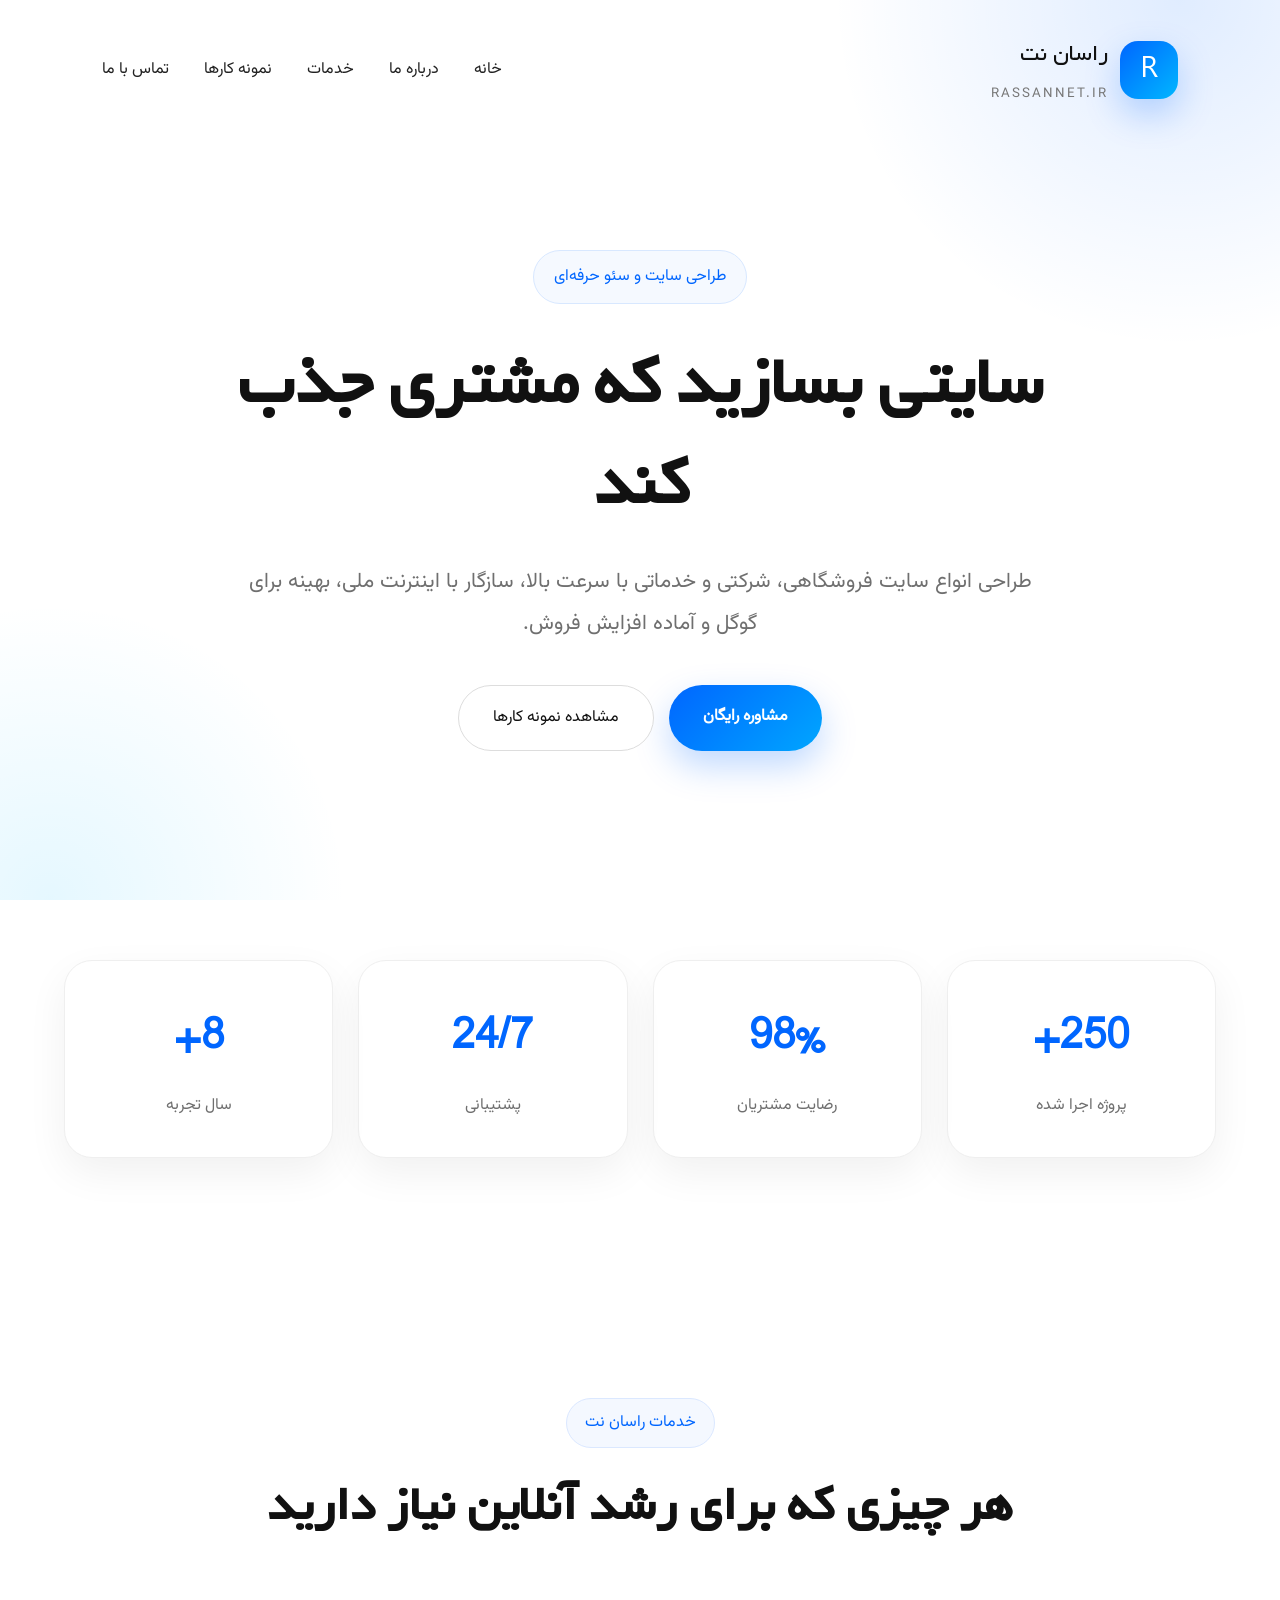
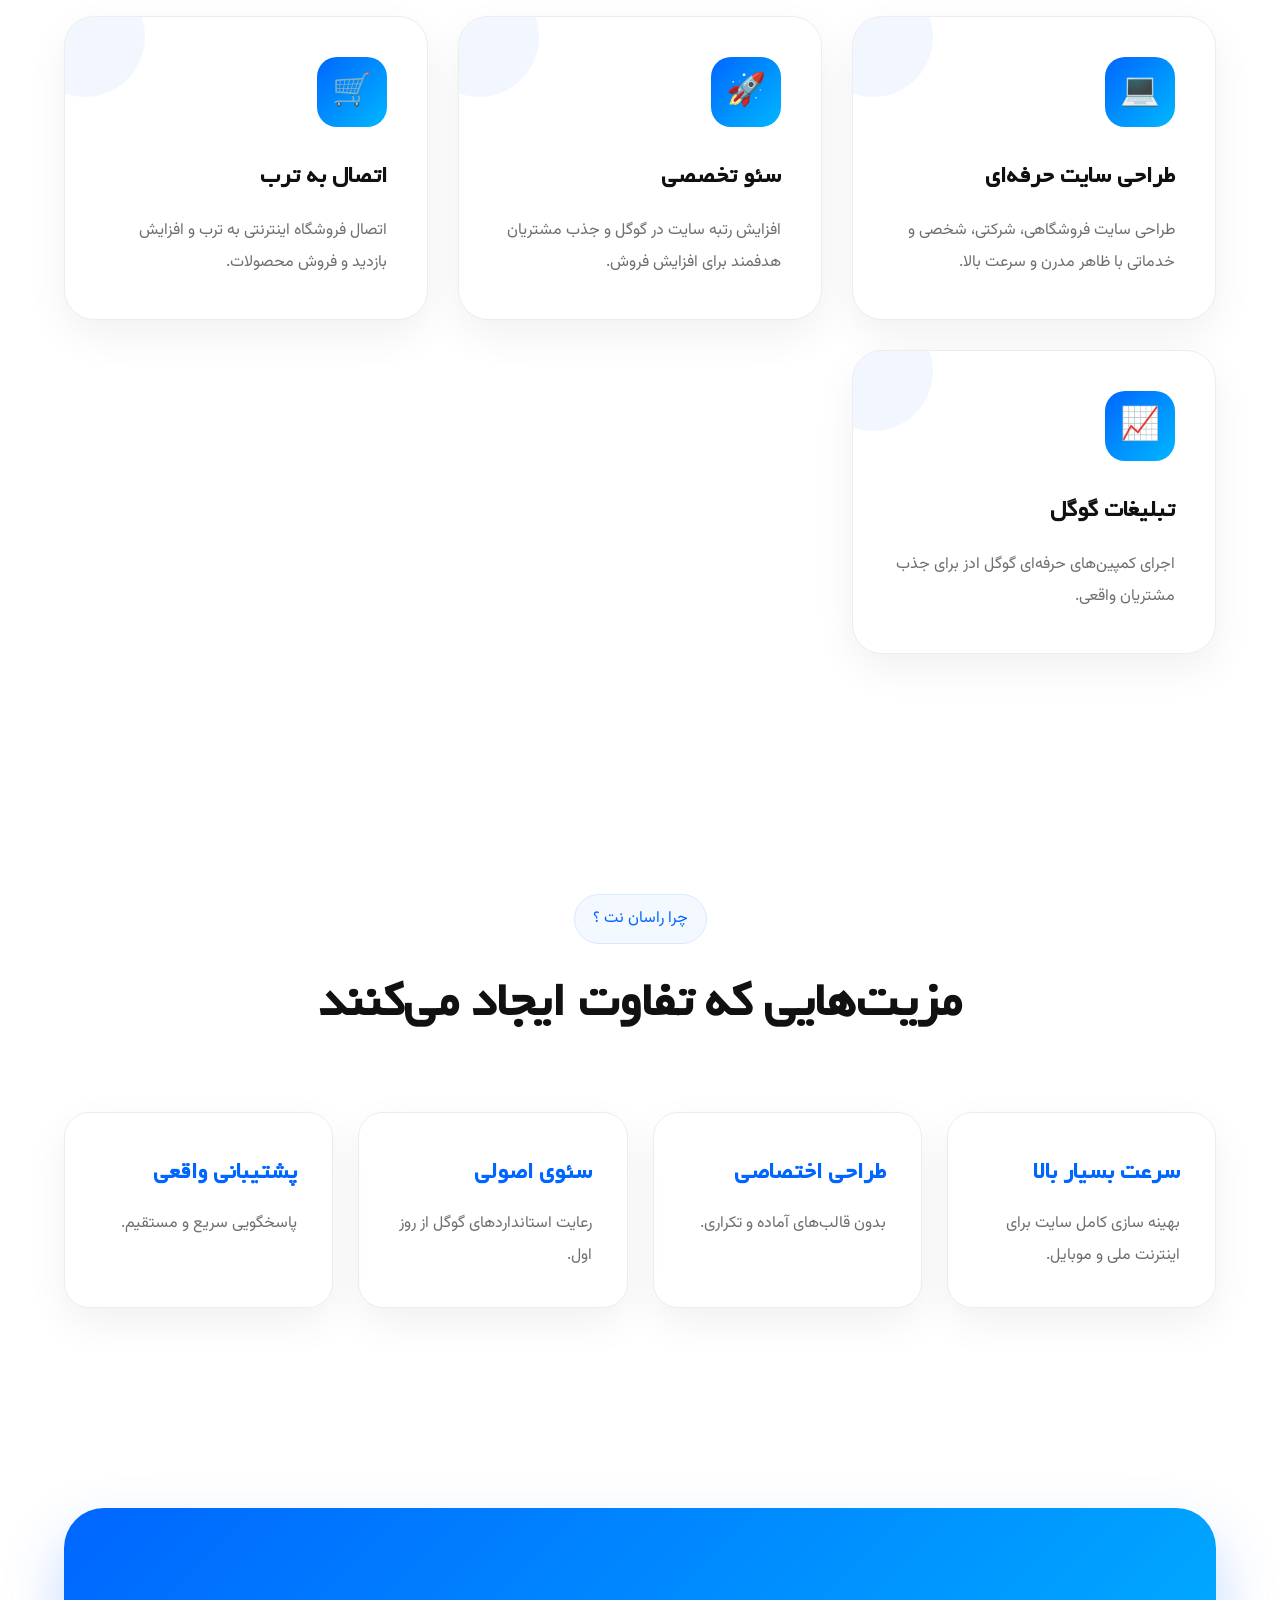
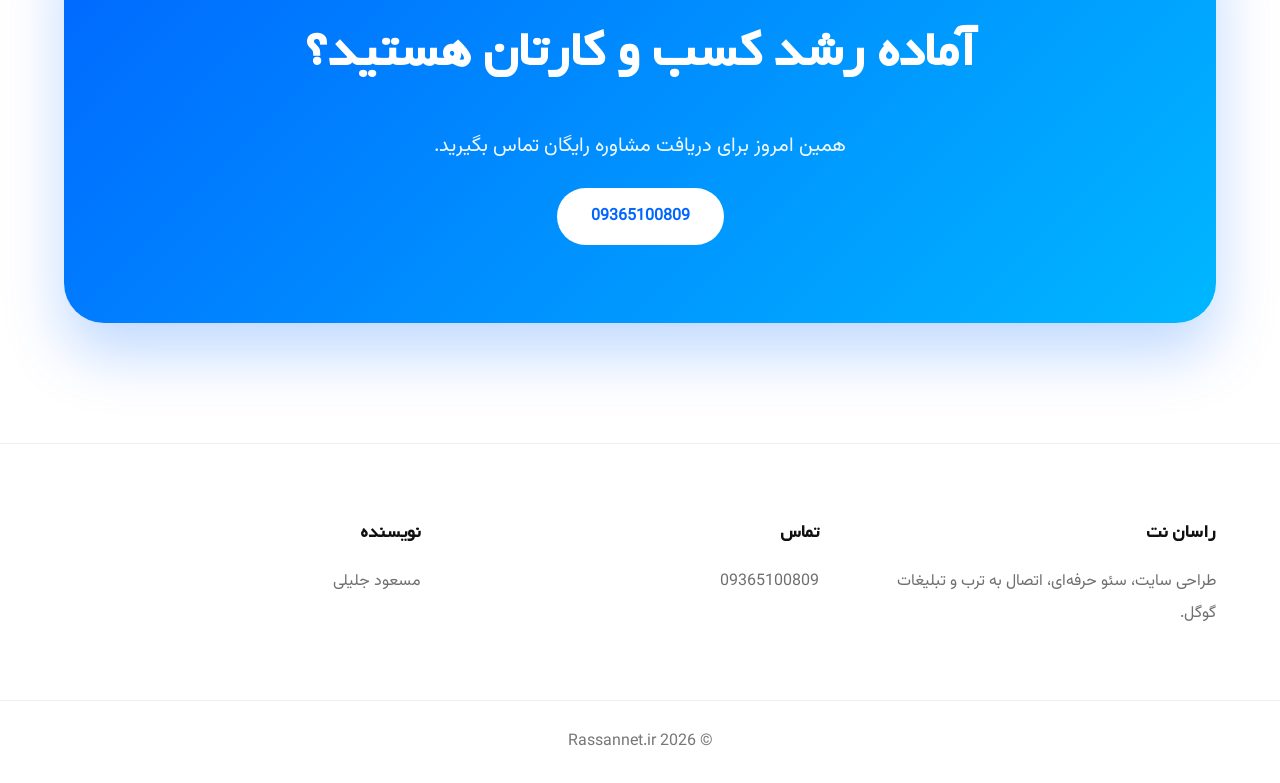
<file: index.html>
<!DOCTYPE html>
<html lang="fa" dir="rtl">

<head>

    <meta charset="UTF-8">
    <meta name="viewport" content="width=device-width, initial-scale=1.0">

    <title>راسان نت | طراحی سایت و سئو حرفه‌ای</title>

    <meta name="description"
        content="طراحی سایت فروشگاهی، شرکتی، خدماتی، سئو حرفه‌ای، اتصال به ترب، تبلیغات گوگل و افزایش فروش کسب و کار توسط راسان نت">

    <link rel="stylesheet" href="style.css">

</head>

<body>

    <header class="hero">

        <nav>

            <div class="logo">

                <div class="logo-icon">
                    R
                </div>

                <div class="logo-text">

                    <span>راسان نت</span>

                    <small>RASSANNET.IR</small>

                </div>

            </div>

            <ul>

                <li><a href="index.html">خانه</a></li>

                <li><a href="about.html">درباره ما</a></li>

                <li><a href="services.html">خدمات</a></li>

                <li><a href="portfolio.html">نمونه کارها</a></li>

                <li><a href="contact.html">تماس با ما</a></li>

            </ul>

        </nav>

        <div class="hero-content">

            <span class="hero-badge">
                طراحی سایت و سئو حرفه‌ای
            </span>

            <h1>
                سایتی بسازید که مشتری جذب کند
            </h1>

            <p>

                طراحی انواع سایت فروشگاهی، شرکتی و خدماتی با سرعت بالا،
                سازگار با اینترنت ملی، بهینه برای گوگل و آماده افزایش فروش.

            </p>

            <div class="hero-buttons">

                <a href="contact.html" class="btn-primary">
                    مشاوره رایگان
                </a>

                <a href="portfolio.html" class="btn-secondary">
                    مشاهده نمونه کارها
                </a>

            </div>

        </div>

    </header>

    <section class="stats">

        <div class="container">

            <div class="stat-box">

                <h2>250+</h2>

                <p>پروژه اجرا شده</p>

            </div>

            <div class="stat-box">

                <h2>98%</h2>

                <p>رضایت مشتریان</p>

            </div>

            <div class="stat-box">

                <h2>24/7</h2>

                <p>پشتیبانی</p>

            </div>

            <div class="stat-box">

                <h2>8+</h2>

                <p>سال تجربه</p>

            </div>

        </div>

    </section>

    <section class="services-preview">

        <div class="section-title">

            <span>خدمات راسان نت</span>

            <h2>هر چیزی که برای رشد آنلاین نیاز دارید</h2>

        </div>

        <div class="container">

            <div class="service-card">

                <div class="service-icon">💻</div>

                <h3>طراحی سایت حرفه‌ای</h3>

                <p>

                    طراحی سایت فروشگاهی، شرکتی، شخصی و خدماتی
                    با ظاهر مدرن و سرعت بالا.

                </p>

            </div>

            <div class="service-card">

                <div class="service-icon">🚀</div>

                <h3>سئو تخصصی</h3>

                <p>

                    افزایش رتبه سایت در گوگل و جذب مشتریان هدفمند
                    برای افزایش فروش.

                </p>

            </div>

            <div class="service-card">

                <div class="service-icon">🛒</div>

                <h3>اتصال به ترب</h3>

                <p>

                    اتصال فروشگاه اینترنتی به ترب و افزایش
                    بازدید و فروش محصولات.

                </p>

            </div>

            <div class="service-card">

                <div class="service-icon">📈</div>

                <h3>تبلیغات گوگل</h3>

                <p>

                    اجرای کمپین‌های حرفه‌ای گوگل ادز
                    برای جذب مشتریان واقعی.

                </p>

            </div>

        </div>

    </section>

    <section class="why-us">

        <div class="section-title">

            <span>چرا راسان نت ؟</span>

            <h2>مزیت‌هایی که تفاوت ایجاد می‌کنند</h2>

        </div>

        <div class="container">

            <div class="feature-box">

                <h3>سرعت بسیار بالا</h3>

                <p>

                    بهینه سازی کامل سایت برای اینترنت ملی و موبایل.

                </p>

            </div>

            <div class="feature-box">

                <h3>طراحی اختصاصی</h3>

                <p>

                    بدون قالب‌های آماده و تکراری.

                </p>

            </div>

            <div class="feature-box">

                <h3>سئوی اصولی</h3>

                <p>

                    رعایت استانداردهای گوگل از روز اول.

                </p>

            </div>

            <div class="feature-box">

                <h3>پشتیبانی واقعی</h3>

                <p>

                    پاسخگویی سریع و مستقیم.

                </p>

            </div>

        </div>

    </section>

    <section class="cta">

        <h2>

            آماده رشد کسب و کارتان هستید؟

        </h2>

        <p>

            همین امروز برای دریافت مشاوره رایگان تماس بگیرید.

        </p>

        <a href="tel:09365100809" class="btn-primary">

            09365100809

        </a>

    </section>

    <footer>

        <div class="footer-content">

            <div>

                <h3>راسان نت</h3>

                <p>

                    طراحی سایت، سئو حرفه‌ای، اتصال به ترب
                    و تبلیغات گوگل.

                </p>

            </div>

            <div>

                <h3>تماس</h3>

                <p>09365100809</p>

            </div>

            <div>

                <h3>نویسنده</h3>

                <p>مسعود جلیلی</p>

            </div>

        </div>

        <div class="copyright">

            © 2026 Rassannet.ir

        </div>

    </footer>

</body>

</html>
</file>
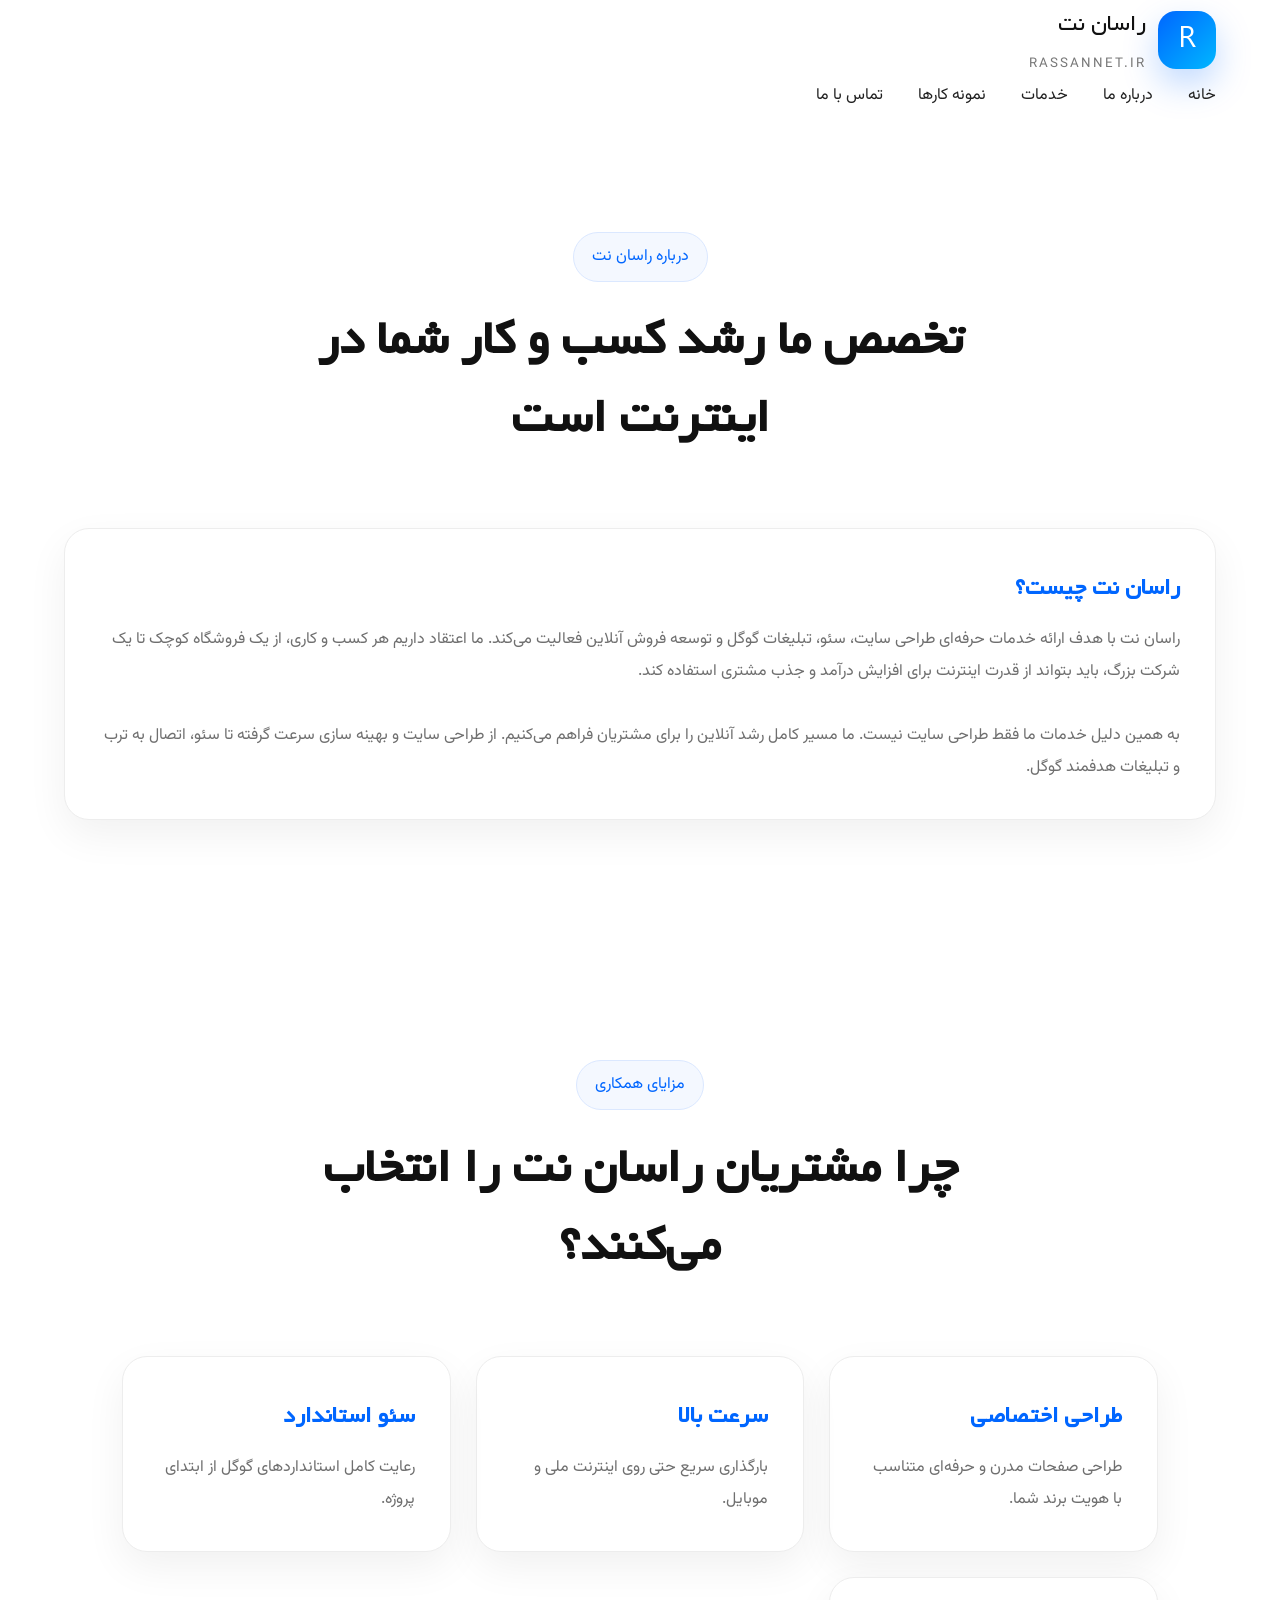
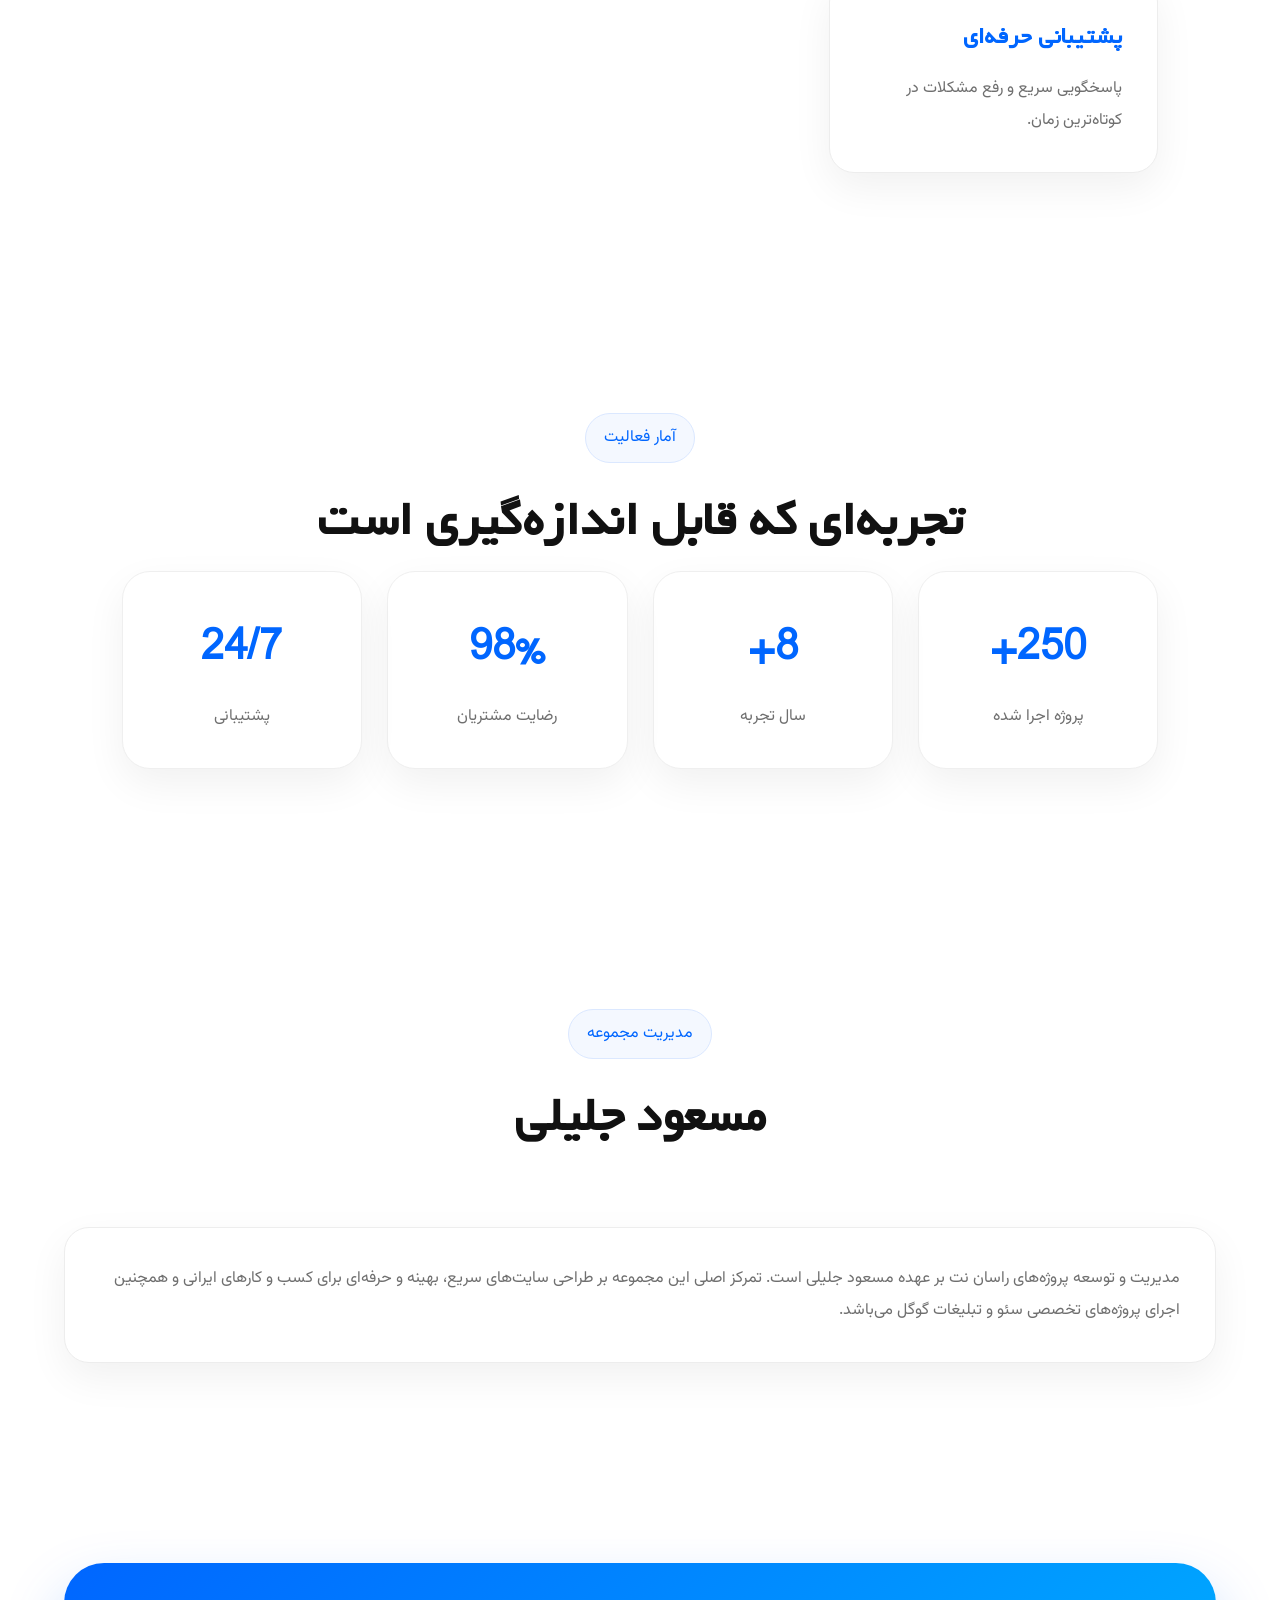
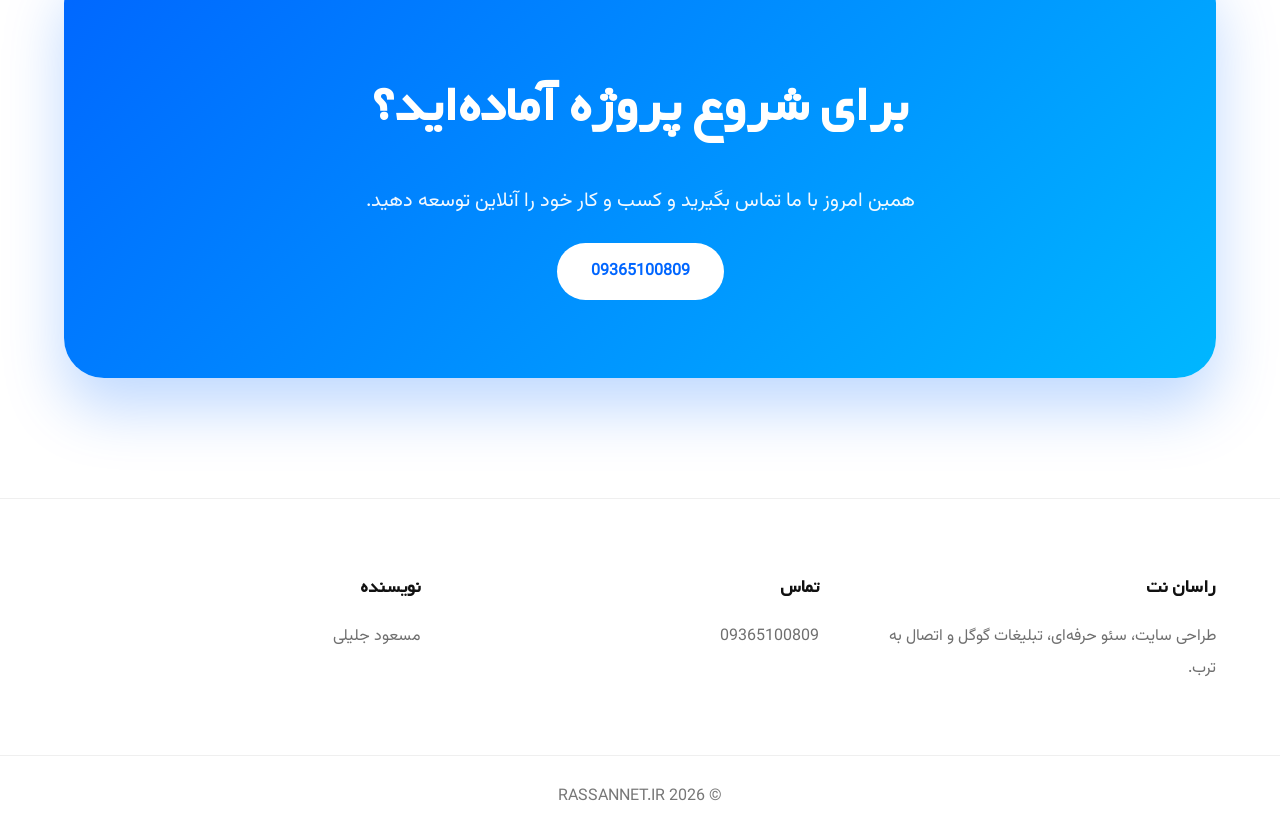
<file: about.html>
<!DOCTYPE html>
<html lang="fa" dir="rtl">

<head>

    <meta charset="UTF-8">

    <meta name="viewport"
        content="width=device-width, initial-scale=1.0">

    <title>
        درباره راسان نت | طراحی سایت و سئو حرفه‌ای
    </title>

    <meta name="description"
        content="آشنایی با راسان نت، تیم طراحی سایت، سئو، تبلیغات گوگل و توسعه کسب و کارهای اینترنتی">

    <link rel="stylesheet" href="style.css">

</head>

<body>

    <nav class="inner-nav">

        <div class="container">

            <div class="logo">

                <div class="logo-icon">
                    R
                </div>

                <div class="logo-text">

                    <span>راسان نت</span>

                    <small>RASSANNET.IR</small>

                </div>

            </div>

            <ul>

                <li><a href="index.html">خانه</a></li>

                <li><a href="about.html">درباره ما</a></li>

                <li><a href="services.html">خدمات</a></li>

                <li><a href="portfolio.html">نمونه کارها</a></li>

                <li><a href="contact.html">تماس با ما</a></li>

            </ul>

        </div>

    </nav>

    <section>

        <div class="container">

            <div class="section-title">

                <span>درباره راسان نت</span>

                <h2>
                    تخصص ما رشد کسب و کار شما در اینترنت است
                </h2>

            </div>

            <div class="feature-box">

                <h3>راسان نت چیست؟</h3>

                <p>

                    راسان نت با هدف ارائه خدمات حرفه‌ای طراحی سایت،
                    سئو، تبلیغات گوگل و توسعه فروش آنلاین فعالیت می‌کند.
                    ما اعتقاد داریم هر کسب و کاری، از یک فروشگاه کوچک
                    تا یک شرکت بزرگ، باید بتواند از قدرت اینترنت برای
                    افزایش درآمد و جذب مشتری استفاده کند.

                </p>

                <br>

                <p>

                    به همین دلیل خدمات ما فقط طراحی سایت نیست.
                    ما مسیر کامل رشد آنلاین را برای مشتریان فراهم می‌کنیم.
                    از طراحی سایت و بهینه سازی سرعت گرفته تا سئو،
                    اتصال به ترب و تبلیغات هدفمند گوگل.

                </p>

            </div>

        </div>

    </section>

    <section>

        <div class="container">

            <div class="section-title">

                <span>مزایای همکاری</span>

                <h2>
                    چرا مشتریان راسان نت را انتخاب می‌کنند؟
                </h2>

            </div>

            <div class="why-us">

                <div class="container">

                    <div class="feature-box">

                        <h3>
                            طراحی اختصاصی
                        </h3>

                        <p>

                            طراحی صفحات مدرن و حرفه‌ای متناسب با
                            هویت برند شما.

                        </p>

                    </div>

                    <div class="feature-box">

                        <h3>
                            سرعت بالا
                        </h3>

                        <p>

                            بارگذاری سریع حتی روی اینترنت ملی و
                            موبایل.

                        </p>

                    </div>

                    <div class="feature-box">

                        <h3>
                            سئو استاندارد
                        </h3>

                        <p>

                            رعایت کامل استانداردهای گوگل
                            از ابتدای پروژه.

                        </p>

                    </div>

                    <div class="feature-box">

                        <h3>
                            پشتیبانی حرفه‌ای
                        </h3>

                        <p>

                            پاسخگویی سریع و رفع مشکلات
                            در کوتاه‌ترین زمان.

                        </p>

                    </div>

                </div>

            </div>

        </div>

    </section>

    <section>

        <div class="container">

            <div class="section-title">

                <span>آمار فعالیت</span>

                <h2>

                    تجربه‌ای که قابل اندازه‌گیری است

                </h2>

            </div>

            <div class="stats">

                <div class="container">

                    <div class="stat-box">

                        <h2>250+</h2>

                        <p>پروژه اجرا شده</p>

                    </div>

                    <div class="stat-box">

                        <h2>8+</h2>

                        <p>سال تجربه</p>

                    </div>

                    <div class="stat-box">

                        <h2>98%</h2>

                        <p>رضایت مشتریان</p>

                    </div>

                    <div class="stat-box">

                        <h2>24/7</h2>

                        <p>پشتیبانی</p>

                    </div>

                </div>

            </div>

        </div>

    </section>

    <section>

        <div class="container">

            <div class="section-title">

                <span>مدیریت مجموعه</span>

                <h2>

                    مسعود جلیلی

                </h2>

            </div>

            <div class="feature-box">

                <p>

                    مدیریت و توسعه پروژه‌های راسان نت بر عهده
                    مسعود جلیلی است. تمرکز اصلی این مجموعه بر
                    طراحی سایت‌های سریع، بهینه و حرفه‌ای برای
                    کسب و کارهای ایرانی و همچنین اجرای پروژه‌های
                    تخصصی سئو و تبلیغات گوگل می‌باشد.

                </p>

            </div>

        </div>

    </section>

    <section class="cta">

        <h2>

            برای شروع پروژه آماده‌اید؟

        </h2>

        <p>

            همین امروز با ما تماس بگیرید و کسب و کار خود را آنلاین توسعه دهید.

        </p>

        <a href="tel:09365100809" class="btn-primary">

            09365100809

        </a>

    </section>

    <footer>

        <div class="footer-content">

            <div>

                <h3>
                    راسان نت
                </h3>

                <p>

                    طراحی سایت، سئو حرفه‌ای،
                    تبلیغات گوگل و اتصال به ترب.

                </p>

            </div>

            <div>

                <h3>
                    تماس
                </h3>

                <p>
                    09365100809
                </p>

            </div>

            <div>

                <h3>
                    نویسنده
                </h3>

                <p>
                    مسعود جلیلی
                </p>

            </div>

        </div>

        <div class="copyright">

            © 2026 RASSANNET.IR

        </div>

    </footer>

</body>

</html>
</file>
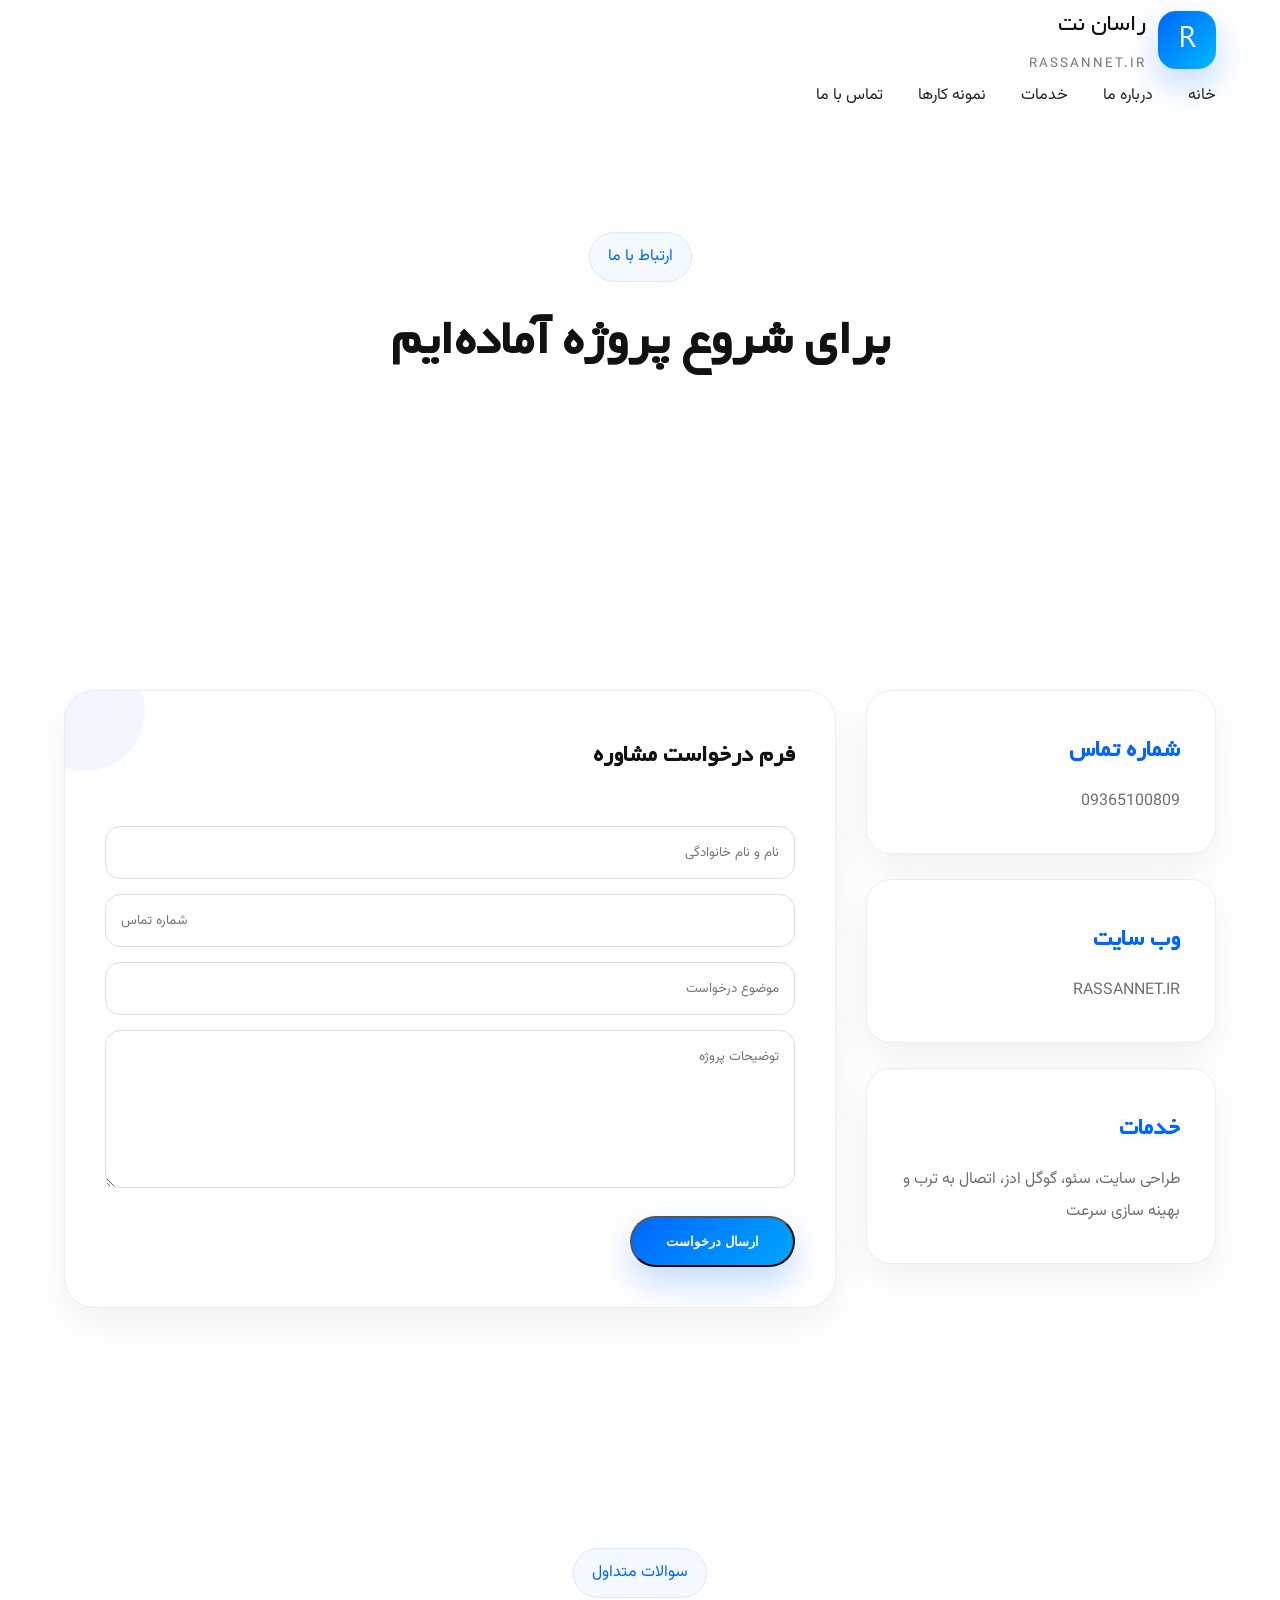
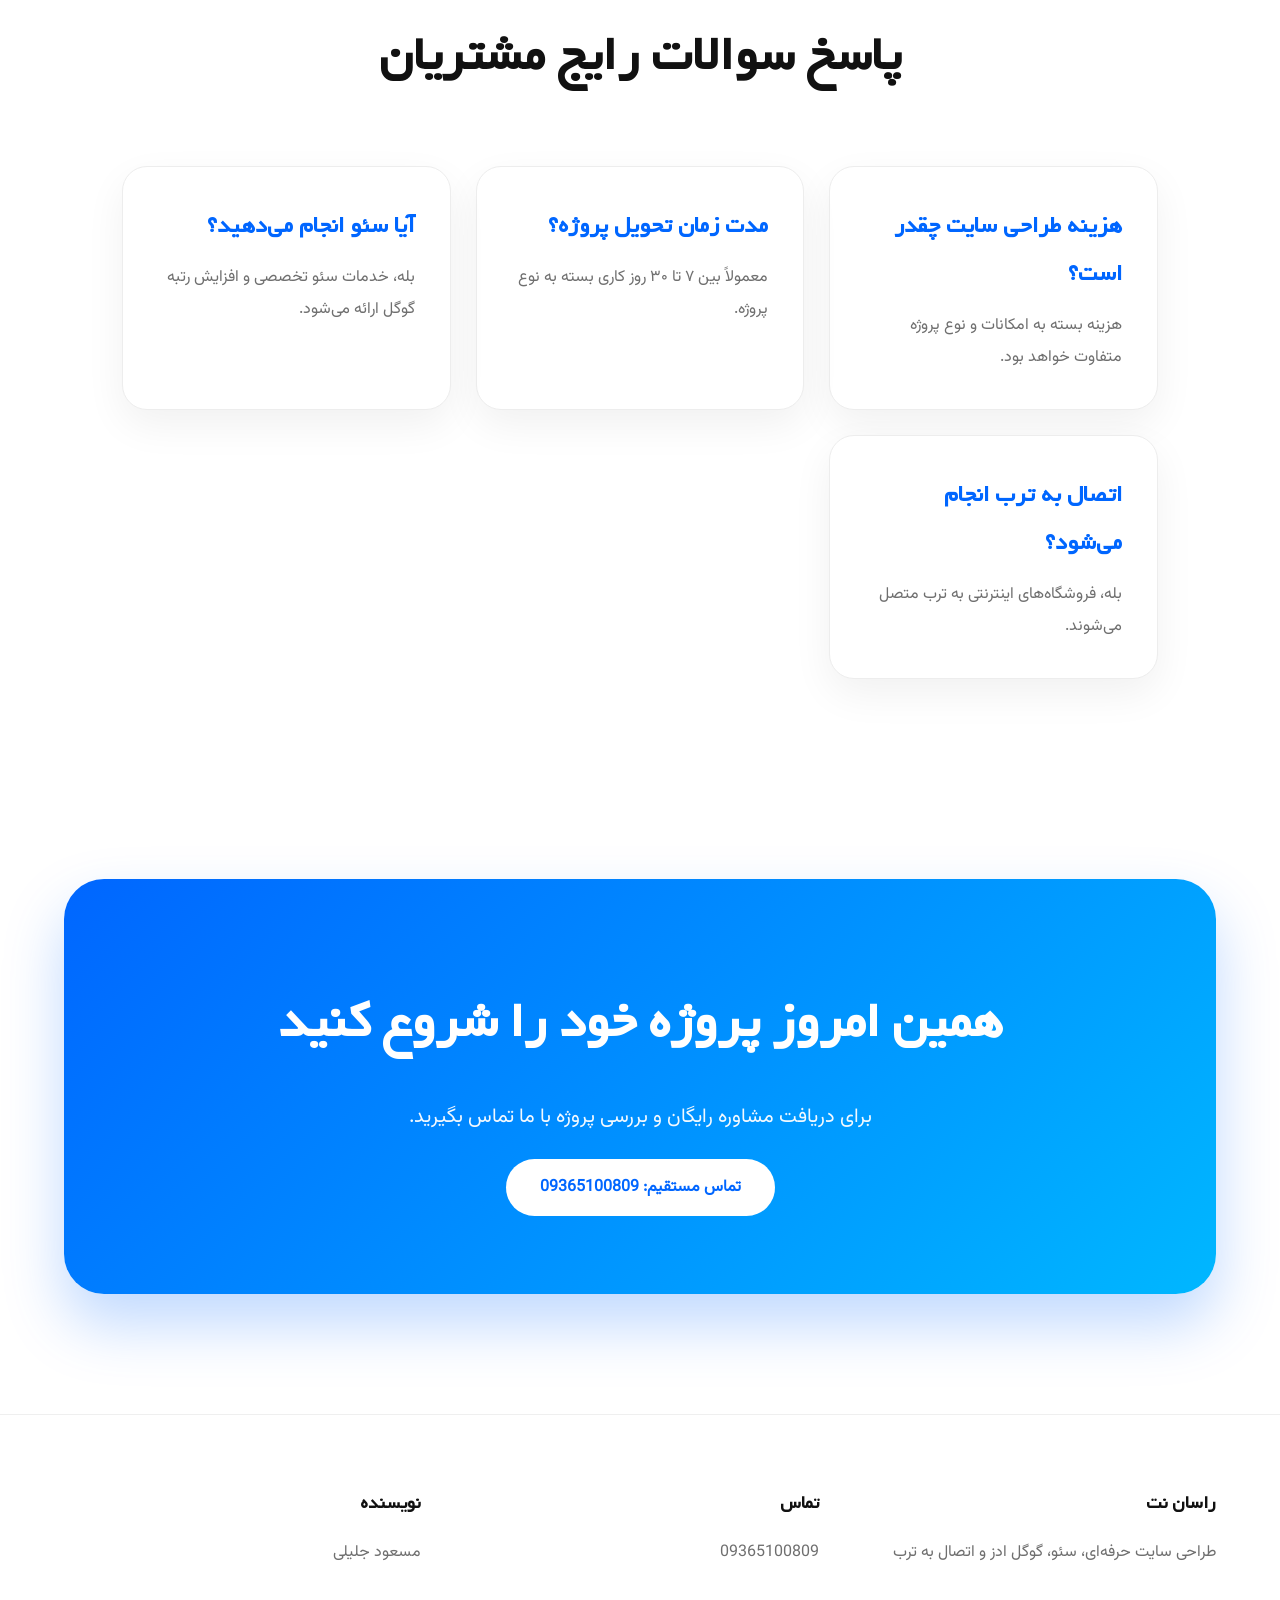
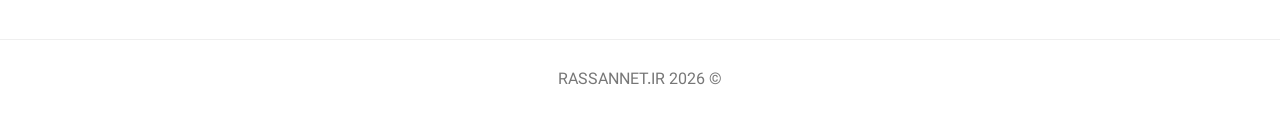
<file: contact.html>
<!DOCTYPE html>
<html lang="fa" dir="rtl">

<head>

    <meta charset="UTF-8">

    <meta name="viewport"
        content="width=device-width, initial-scale=1.0">

    <title>
        تماس با راسان نت | طراحی سایت و سئو
    </title>

    <meta name="description"
        content="تماس با راسان نت برای طراحی سایت، سئو، تبلیغات گوگل و اتصال به ترب">

    <link rel="stylesheet" href="style.css">

</head>

<body>

    <nav class="inner-nav">

        <div class="container">

            <div class="logo">

                <div class="logo-icon">
                    R
                </div>

                <div class="logo-text">

                    <span>راسان نت</span>

                    <small>RASSANNET.IR</small>

                </div>

            </div>

            <ul>

                <li><a href="index.html">خانه</a></li>

                <li><a href="about.html">درباره ما</a></li>

                <li><a href="services.html">خدمات</a></li>

                <li><a href="portfolio.html">نمونه کارها</a></li>

                <li><a href="contact.html">تماس با ما</a></li>

            </ul>

        </div>

    </nav>

    <section>

        <div class="container">

            <div class="section-title">

                <span>ارتباط با ما</span>

                <h2>

                    برای شروع پروژه آماده‌ایم

                </h2>

            </div>

        </div>

    </section>

    <section>

        <div class="container">

            <div class="contact-layout">

                <div class="contact-info">

                    <div class="feature-box">

                        <h3>شماره تماس</h3>

                        <p>
                            09365100809
                        </p>

                    </div>

                    <div class="feature-box">

                        <h3>وب سایت</h3>

                        <p>
                            RASSANNET.IR
                        </p>

                    </div>

                    <div class="feature-box">

                        <h3>خدمات</h3>

                        <p>
                            طراحی سایت، سئو، گوگل ادز،
                            اتصال به ترب و بهینه سازی سرعت
                        </p>

                    </div>

                </div>

                <div class="contact-form">

                    <div class="service-card">

                        <h3>
                            فرم درخواست مشاوره
                        </h3>

                        <br>

                        <form>

                            <input
                                type="text"
                                placeholder="نام و نام خانوادگی">

                            <input
                                type="tel"
                                placeholder="شماره تماس">

                            <input
                                type="text"
                                placeholder="موضوع درخواست">

                            <textarea
                                rows="6"
                                placeholder="توضیحات پروژه"></textarea>

                            <button
                                type="submit"
                                class="btn-primary">

                                ارسال درخواست

                            </button>

                        </form>

                    </div>

                </div>

            </div>

        </div>

    </section>

    <section>

        <div class="container">

            <div class="section-title">

                <span>سوالات متداول</span>

                <h2>

                    پاسخ سوالات رایج مشتریان

                </h2>

            </div>

            <div class="why-us">

                <div class="container">

                    <div class="feature-box">

                        <h3>
                            هزینه طراحی سایت چقدر است؟
                        </h3>

                        <p>

                            هزینه بسته به امکانات و نوع پروژه
                            متفاوت خواهد بود.

                        </p>

                    </div>

                    <div class="feature-box">

                        <h3>
                            مدت زمان تحویل پروژه؟
                        </h3>

                        <p>

                            معمولاً بین ۷ تا ۳۰ روز کاری
                            بسته به نوع پروژه.

                        </p>

                    </div>

                    <div class="feature-box">

                        <h3>
                            آیا سئو انجام می‌دهید؟
                        </h3>

                        <p>

                            بله، خدمات سئو تخصصی و افزایش
                            رتبه گوگل ارائه می‌شود.

                        </p>

                    </div>

                    <div class="feature-box">

                        <h3>
                            اتصال به ترب انجام می‌شود؟
                        </h3>

                        <p>

                            بله، فروشگاه‌های اینترنتی به ترب
                            متصل می‌شوند.

                        </p>

                    </div>

                </div>

            </div>

        </div>

    </section>

    <section class="cta">

        <h2>

            همین امروز پروژه خود را شروع کنید

        </h2>

        <p>

            برای دریافت مشاوره رایگان و بررسی پروژه با ما تماس بگیرید.

        </p>

        <a
            href="tel:09365100809"
            class="btn-primary">

            تماس مستقیم: 09365100809

        </a>

    </section>

    <footer>

        <div class="footer-content">

            <div>

                <h3>
                    راسان نت
                </h3>

                <p>

                    طراحی سایت حرفه‌ای،
                    سئو، گوگل ادز و اتصال به ترب

                </p>

            </div>

            <div>

                <h3>
                    تماس
                </h3>

                <p>
                    09365100809
                </p>

            </div>

            <div>

                <h3>
                    نویسنده
                </h3>

                <p>
                    مسعود جلیلی
                </p>

            </div>

        </div>

        <div class="copyright">

            © 2026 RASSANNET.IR

        </div>

    </footer>

</body>

</html>
</file>
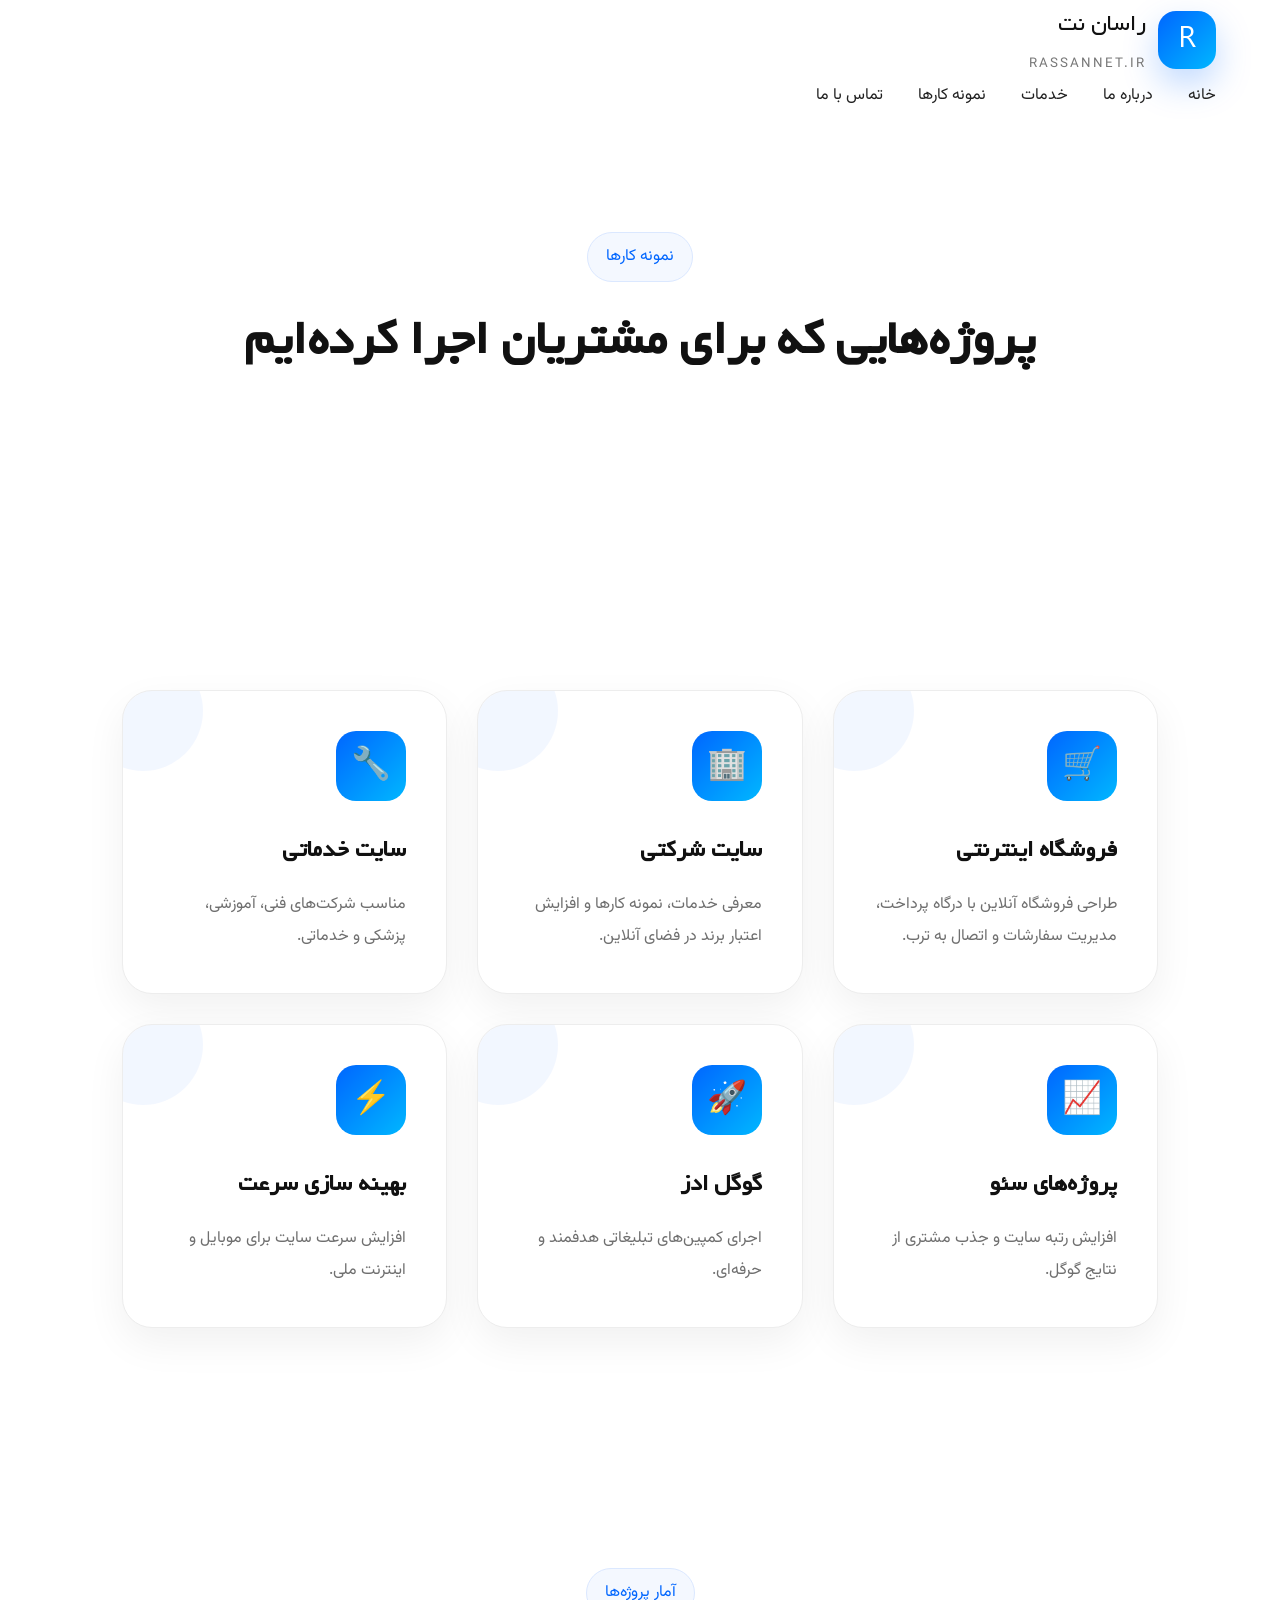
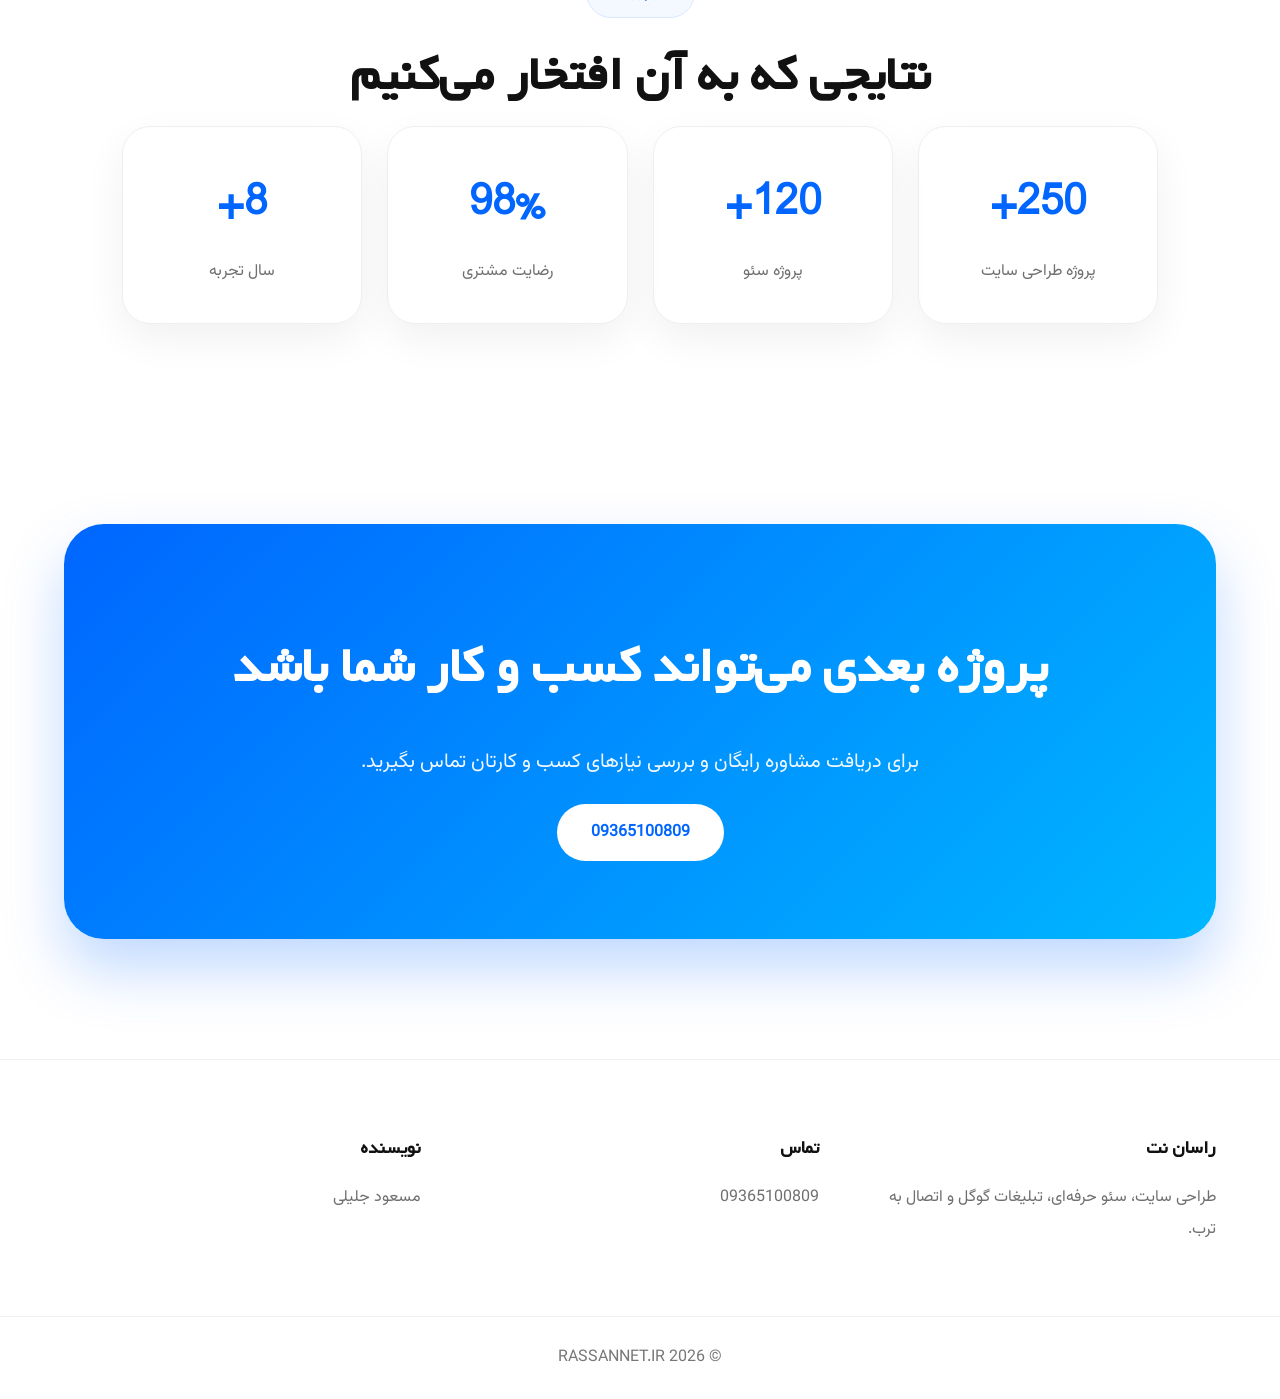
<file: portfolio.html>
<!DOCTYPE html>
<html lang="fa" dir="rtl">

<head>

    <meta charset="UTF-8">

    <meta name="viewport"
        content="width=device-width, initial-scale=1.0">

    <title>
        نمونه کارهای راسان نت | طراحی سایت و سئو
    </title>

    <meta name="description"
        content="نمونه کارهای طراحی سایت فروشگاهی، شرکتی و خدماتی توسط راسان نت">

    <link rel="stylesheet" href="style.css">

</head>

<body>

    <nav class="inner-nav">

        <div class="container">

            <div class="logo">

                <div class="logo-icon">
                    R
                </div>

                <div class="logo-text">

                    <span>راسان نت</span>

                    <small>RASSANNET.IR</small>

                </div>

            </div>

            <ul>

                <li><a href="index.html">خانه</a></li>

                <li><a href="about.html">درباره ما</a></li>

                <li><a href="services.html">خدمات</a></li>

                <li><a href="portfolio.html">نمونه کارها</a></li>

                <li><a href="contact.html">تماس با ما</a></li>

            </ul>

        </div>

    </nav>

    <section>

        <div class="container">

            <div class="section-title">

                <span>نمونه کارها</span>

                <h2>

                    پروژه‌هایی که برای مشتریان اجرا کرده‌ایم

                </h2>

            </div>

        </div>

    </section>

    <section>

        <div class="container">

            <div class="services-preview">

                <div class="container">

                    <div class="service-card">

                        <div class="service-icon">
                            🛒
                        </div>

                        <h3>
                            فروشگاه اینترنتی
                        </h3>

                        <p>

                            طراحی فروشگاه آنلاین با درگاه پرداخت،
                            مدیریت سفارشات و اتصال به ترب.

                        </p>

                    </div>

                    <div class="service-card">

                        <div class="service-icon">
                            🏢
                        </div>

                        <h3>
                            سایت شرکتی
                        </h3>

                        <p>

                            معرفی خدمات، نمونه کارها و افزایش اعتبار
                            برند در فضای آنلاین.

                        </p>

                    </div>

                    <div class="service-card">

                        <div class="service-icon">
                            🔧
                        </div>

                        <h3>
                            سایت خدماتی
                        </h3>

                        <p>

                            مناسب شرکت‌های فنی، آموزشی،
                            پزشکی و خدماتی.

                        </p>

                    </div>

                    <div class="service-card">

                        <div class="service-icon">
                            📈
                        </div>

                        <h3>
                            پروژه‌های سئو
                        </h3>

                        <p>

                            افزایش رتبه سایت و جذب مشتری
                            از نتایج گوگل.

                        </p>

                    </div>

                    <div class="service-card">

                        <div class="service-icon">
                            🚀
                        </div>

                        <h3>
                            گوگل ادز
                        </h3>

                        <p>

                            اجرای کمپین‌های تبلیغاتی
                            هدفمند و حرفه‌ای.

                        </p>

                    </div>

                    <div class="service-card">

                        <div class="service-icon">
                            ⚡
                        </div>

                        <h3>
                            بهینه سازی سرعت
                        </h3>

                        <p>

                            افزایش سرعت سایت برای موبایل
                            و اینترنت ملی.

                        </p>

                    </div>

                </div>

            </div>

        </div>

    </section>

    <section>

        <div class="container">

            <div class="section-title">

                <span>آمار پروژه‌ها</span>

                <h2>

                    نتایجی که به آن افتخار می‌کنیم

                </h2>

            </div>

            <div class="stats">

                <div class="container">

                    <div class="stat-box">

                        <h2>250+</h2>

                        <p>پروژه طراحی سایت</p>

                    </div>

                    <div class="stat-box">

                        <h2>120+</h2>

                        <p>پروژه سئو</p>

                    </div>

                    <div class="stat-box">

                        <h2>98%</h2>

                        <p>رضایت مشتری</p>

                    </div>

                    <div class="stat-box">

                        <h2>8+</h2>

                        <p>سال تجربه</p>

                    </div>

                </div>

            </div>

        </div>

    </section>

    <section class="cta">

        <h2>

            پروژه بعدی می‌تواند کسب و کار شما باشد

        </h2>

        <p>

            برای دریافت مشاوره رایگان و بررسی نیازهای کسب و کارتان تماس بگیرید.

        </p>

        <a href="tel:09365100809" class="btn-primary">

            09365100809

        </a>

    </section>

    <footer>

        <div class="footer-content">

            <div>

                <h3>
                    راسان نت
                </h3>

                <p>

                    طراحی سایت، سئو حرفه‌ای،
                    تبلیغات گوگل و اتصال به ترب.

                </p>

            </div>

            <div>

                <h3>
                    تماس
                </h3>

                <p>
                    09365100809
                </p>

            </div>

            <div>

                <h3>
                    نویسنده
                </h3>

                <p>
                    مسعود جلیلی
                </p>

            </div>

        </div>

        <div class="copyright">

            © 2026 RASSANNET.IR

        </div>

    </footer>

</body>

</html>
</file>
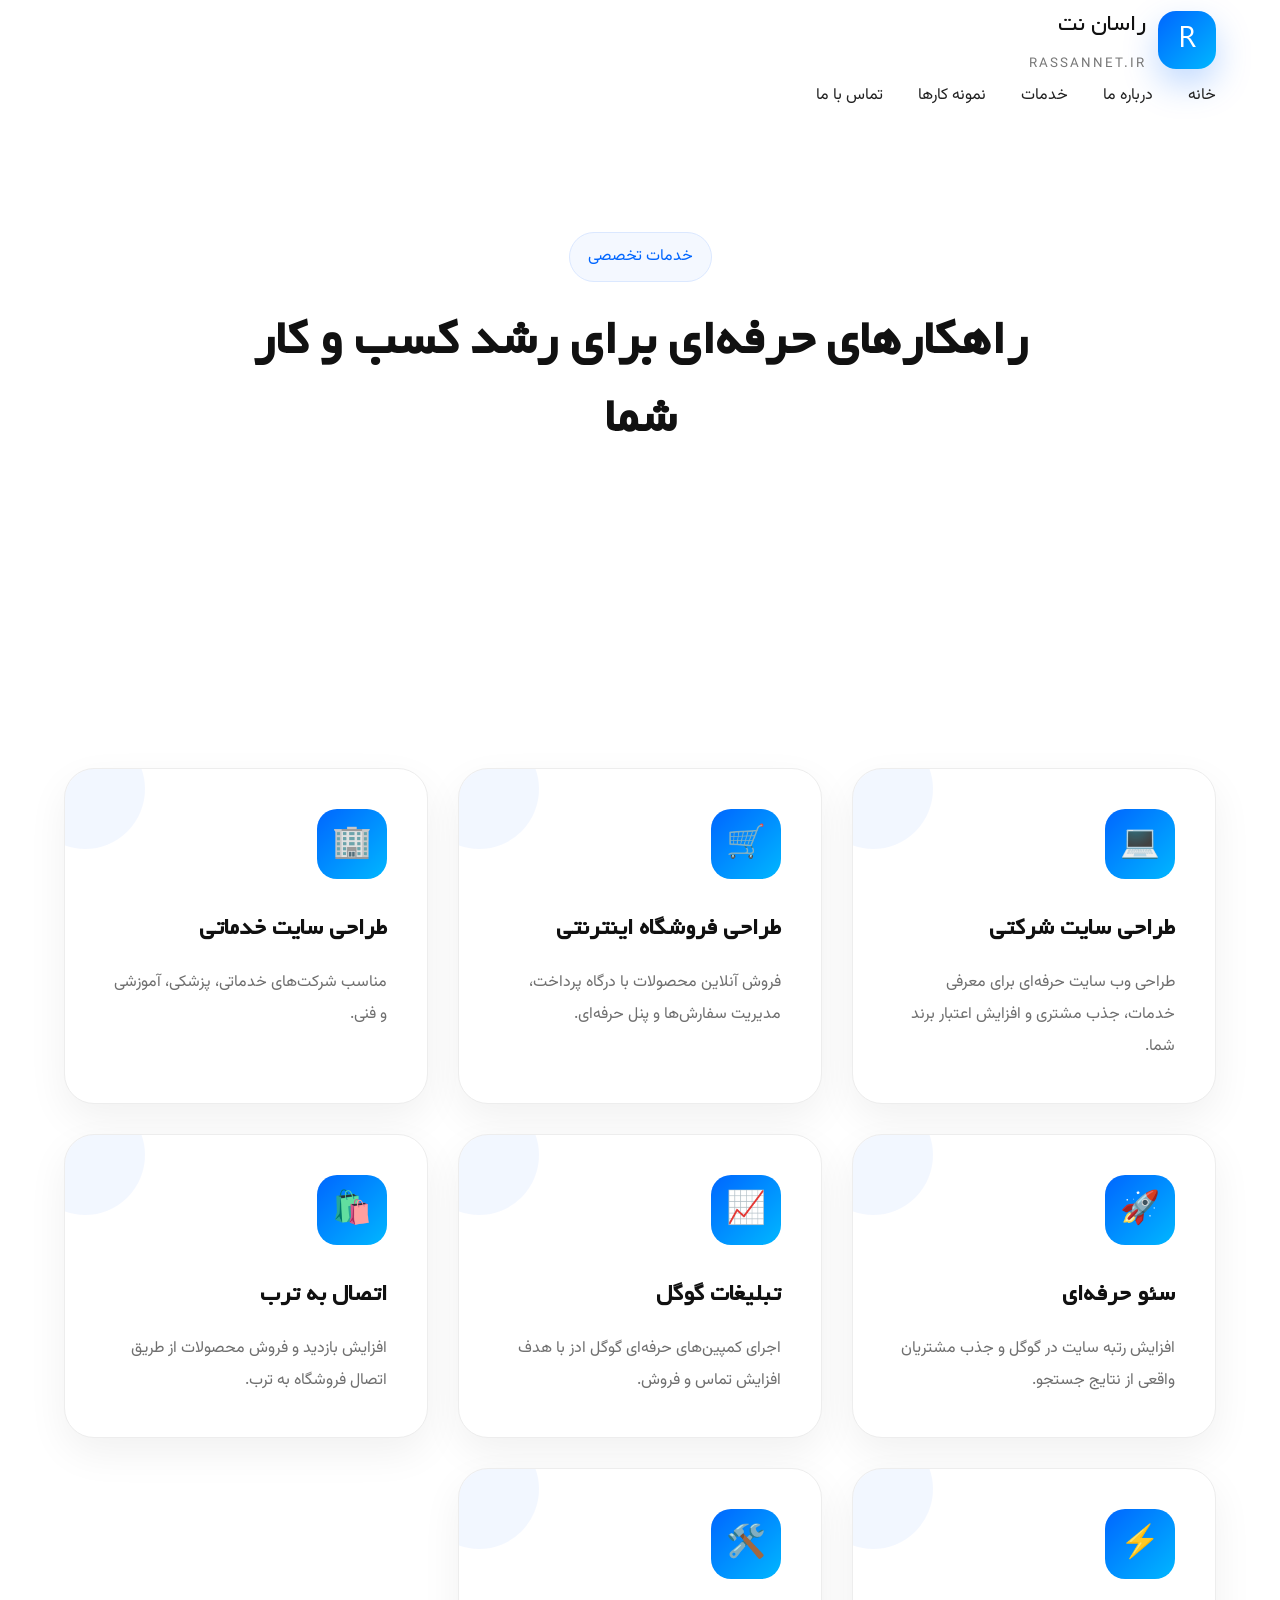
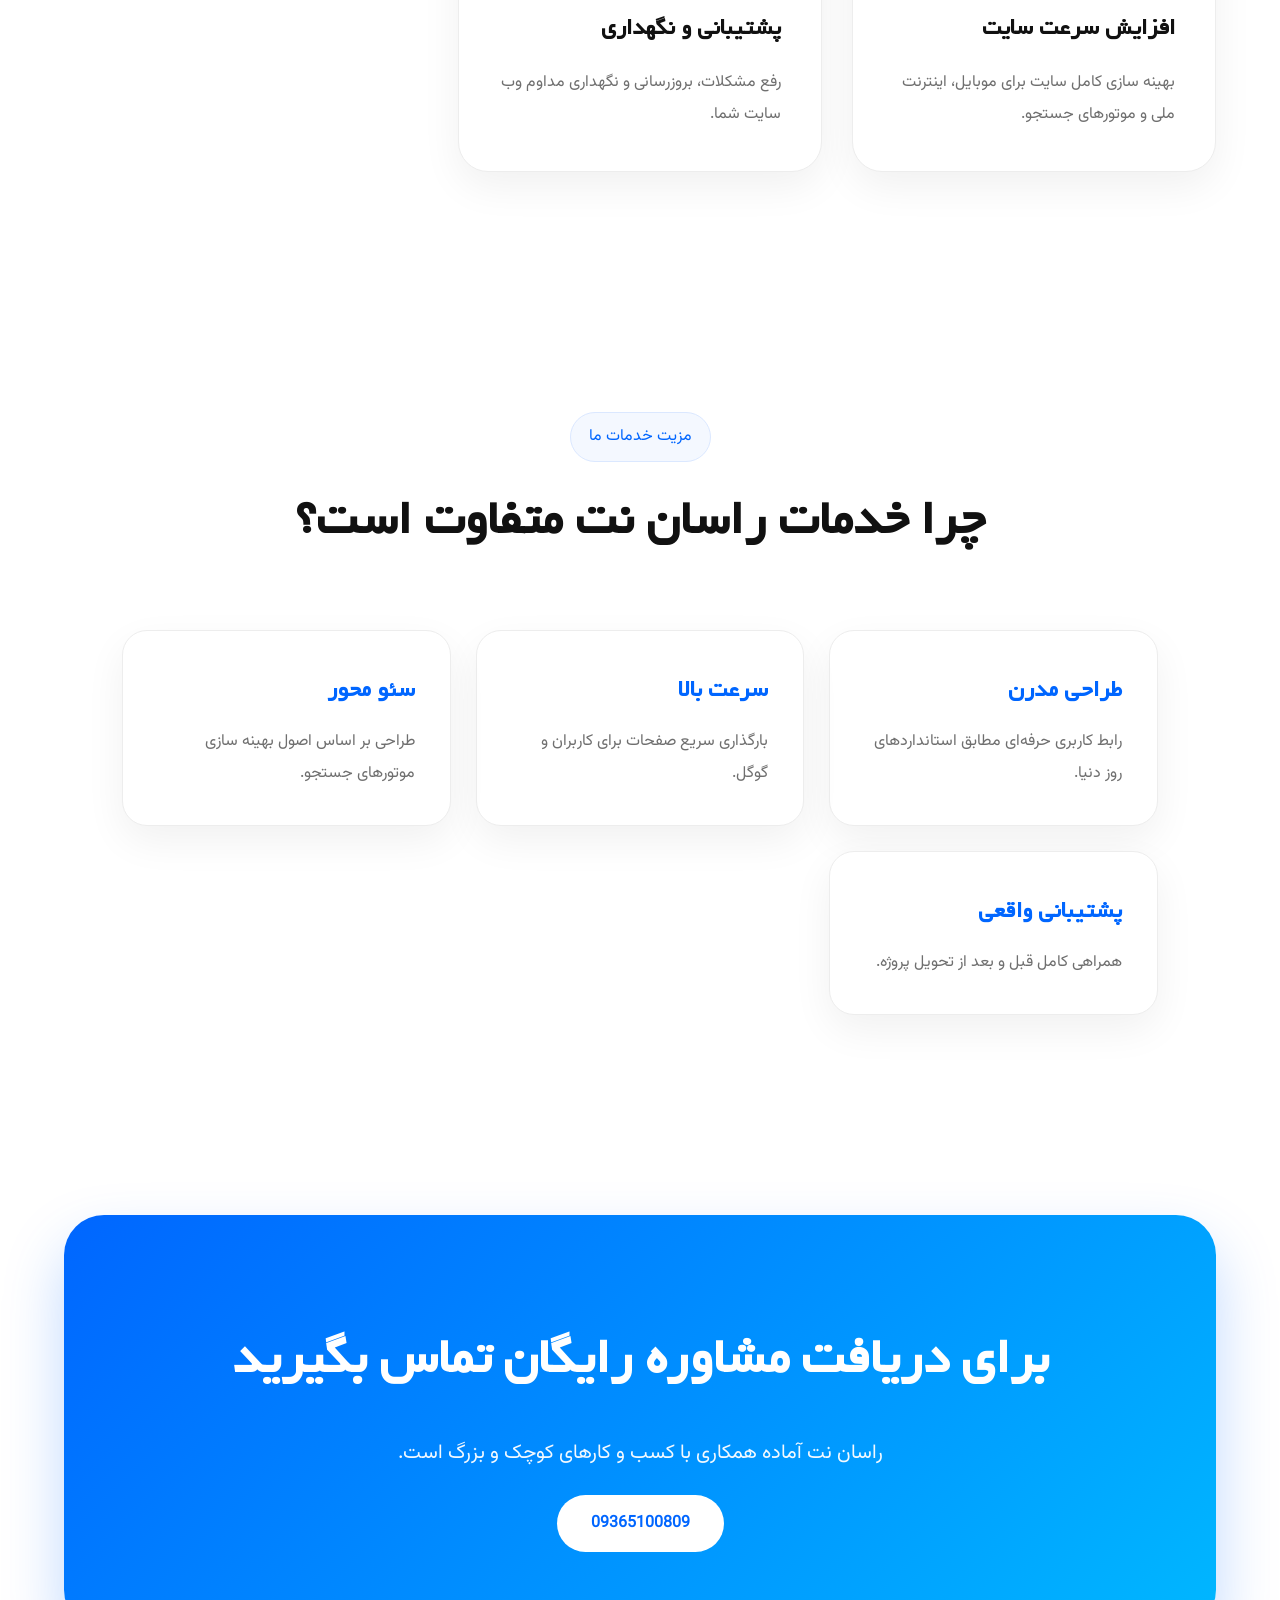
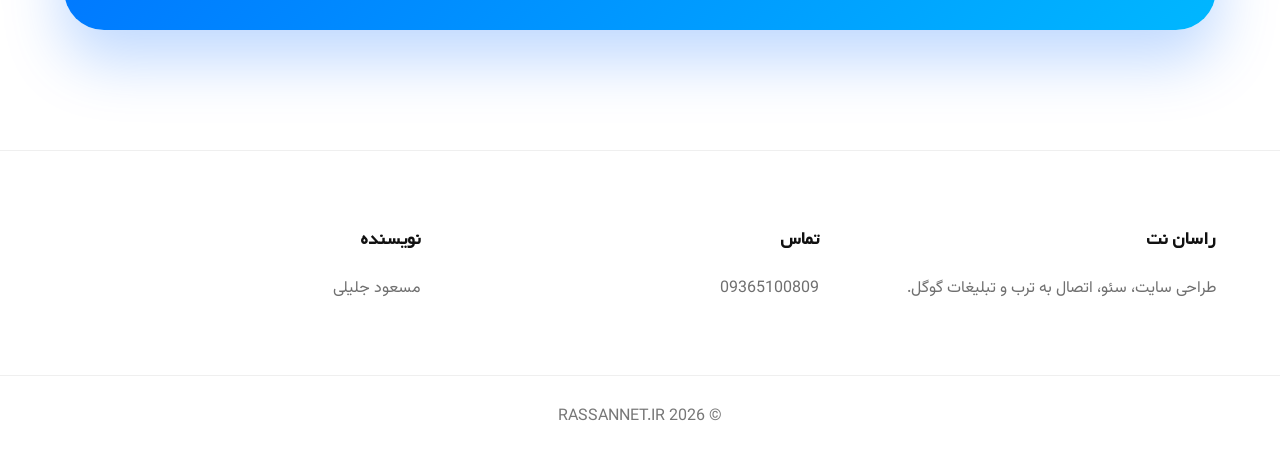
<file: services.html>
<!DOCTYPE html>
<html lang="fa" dir="rtl">

<head>

    <meta charset="UTF-8">

    <meta name="viewport"
        content="width=device-width, initial-scale=1.0">

    <title>
        خدمات راسان نت | طراحی سایت و سئو
    </title>

    <meta name="description"
        content="خدمات طراحی سایت فروشگاهی، شرکتی، خدماتی، سئو حرفه‌ای، اتصال به ترب، تبلیغات گوگل و بهینه سازی سرعت سایت">

    <link rel="stylesheet" href="style.css">

</head>

<body>

    <nav class="inner-nav">

        <div class="container">

            <div class="logo">

                <div class="logo-icon">
                    R
                </div>

                <div class="logo-text">

                    <span>راسان نت</span>

                    <small>RASSANNET.IR</small>

                </div>

            </div>

            <ul>

                <li><a href="index.html">خانه</a></li>

                <li><a href="about.html">درباره ما</a></li>

                <li><a href="services.html">خدمات</a></li>

                <li><a href="portfolio.html">نمونه کارها</a></li>

                <li><a href="contact.html">تماس با ما</a></li>

            </ul>

        </div>

    </nav>

    <section>

        <div class="container">

            <div class="section-title">

                <span>خدمات تخصصی</span>

                <h2>

                    راهکارهای حرفه‌ای برای رشد کسب و کار شما

                </h2>

            </div>

        </div>

    </section>

    <section class="services-preview">

        <div class="container">

            <div class="service-card">

                <div class="service-icon">💻</div>

                <h3>
                    طراحی سایت شرکتی
                </h3>

                <p>

                    طراحی وب سایت حرفه‌ای برای معرفی خدمات،
                    جذب مشتری و افزایش اعتبار برند شما.

                </p>

            </div>

            <div class="service-card">

                <div class="service-icon">🛒</div>

                <h3>
                    طراحی فروشگاه اینترنتی
                </h3>

                <p>

                    فروش آنلاین محصولات با درگاه پرداخت،
                    مدیریت سفارش‌ها و پنل حرفه‌ای.

                </p>

            </div>

            <div class="service-card">

                <div class="service-icon">🏢</div>

                <h3>
                    طراحی سایت خدماتی
                </h3>

                <p>

                    مناسب شرکت‌های خدماتی، پزشکی،
                    آموزشی و فنی.

                </p>

            </div>

            <div class="service-card">

                <div class="service-icon">🚀</div>

                <h3>
                    سئو حرفه‌ای
                </h3>

                <p>

                    افزایش رتبه سایت در گوگل و جذب
                    مشتریان واقعی از نتایج جستجو.

                </p>

            </div>

            <div class="service-card">

                <div class="service-icon">📈</div>

                <h3>
                    تبلیغات گوگل
                </h3>

                <p>

                    اجرای کمپین‌های حرفه‌ای گوگل ادز
                    با هدف افزایش تماس و فروش.

                </p>

            </div>

            <div class="service-card">

                <div class="service-icon">🛍️</div>

                <h3>
                    اتصال به ترب
                </h3>

                <p>

                    افزایش بازدید و فروش محصولات
                    از طریق اتصال فروشگاه به ترب.

                </p>

            </div>

            <div class="service-card">

                <div class="service-icon">⚡</div>

                <h3>
                    افزایش سرعت سایت
                </h3>

                <p>

                    بهینه سازی کامل سایت برای موبایل،
                    اینترنت ملی و موتورهای جستجو.

                </p>

            </div>

            <div class="service-card">

                <div class="service-icon">🛠️</div>

                <h3>
                    پشتیبانی و نگهداری
                </h3>

                <p>

                    رفع مشکلات، بروزرسانی و نگهداری
                    مداوم وب سایت شما.

                </p>

            </div>

        </div>

    </section>

    <section>

        <div class="container">

            <div class="section-title">

                <span>مزیت خدمات ما</span>

                <h2>

                    چرا خدمات راسان نت متفاوت است؟

                </h2>

            </div>

            <div class="why-us">

                <div class="container">

                    <div class="feature-box">

                        <h3>
                            طراحی مدرن
                        </h3>

                        <p>

                            رابط کاربری حرفه‌ای مطابق استانداردهای روز دنیا.

                        </p>

                    </div>

                    <div class="feature-box">

                        <h3>
                            سرعت بالا
                        </h3>

                        <p>

                            بارگذاری سریع صفحات برای کاربران و گوگل.

                        </p>

                    </div>

                    <div class="feature-box">

                        <h3>
                            سئو محور
                        </h3>

                        <p>

                            طراحی بر اساس اصول بهینه سازی موتورهای جستجو.

                        </p>

                    </div>

                    <div class="feature-box">

                        <h3>
                            پشتیبانی واقعی
                        </h3>

                        <p>

                            همراهی کامل قبل و بعد از تحویل پروژه.

                        </p>

                    </div>

                </div>

            </div>

        </div>

    </section>

    <section class="cta">

        <h2>

            برای دریافت مشاوره رایگان تماس بگیرید

        </h2>

        <p>

            راسان نت آماده همکاری با کسب و کارهای کوچک و بزرگ است.

        </p>

        <a href="tel:09365100809" class="btn-primary">

            09365100809

        </a>

    </section>

    <footer>

        <div class="footer-content">

            <div>

                <h3>
                    راسان نت
                </h3>

                <p>

                    طراحی سایت، سئو، اتصال به ترب
                    و تبلیغات گوگل.

                </p>

            </div>

            <div>

                <h3>
                    تماس
                </h3>

                <p>
                    09365100809
                </p>

            </div>

            <div>

                <h3>
                    نویسنده
                </h3>

                <p>
                    مسعود جلیلی
                </p>

            </div>

        </div>

        <div class="copyright">

            © 2026 RASSANNET.IR

        </div>

    </footer>

</body>

</html>
</file>
<file: style.css>
@font-face {
  font-family: "Yekan";
  src: url("Yekan.woff2") format("woff2");
}

@font-face {
  font-family: "Vazir";
  src: url("Vazir.woff2") format("woff2");
}

:root {
  --primary: #0066ff;
  --primary-dark: #0052cc;
  --secondary: #00b7ff;

  --text: #111111;
  --text-light: #6f6f6f;

  --white: #ffffff;

  --border: #ececec;

  --shadow: 0 15px 40px rgba(0, 0, 0, 0.06);

  --shadow-hover: 0 25px 60px rgba(0, 102, 255, 0.15);
}

* {
  margin: 0;
  padding: 0;
  box-sizing: border-box;
}

html {
  scroll-behavior: smooth;
}

body {
  font-family: "Vazir", sans-serif;
  background: #ffffff;
  color: var(--text);
  overflow-x: hidden;
  line-height: 2;
}

a {
  text-decoration: none;
}

ul {
  list-style: none;
}

.container {
  width: 90%;
  max-width: 1200px;
  margin: auto;
}

/* ===== Scrollbar ===== */

::-webkit-scrollbar {
  width: 10px;
}

::-webkit-scrollbar-track {
  background: #f4f4f4;
}

::-webkit-scrollbar-thumb {
  background: #0066ff;
  border-radius: 20px;
}

/* ===== Hero ===== */

.hero {
  min-height: 100vh;
  background: #fff;
  position: relative;
  overflow: hidden;
  padding: 30px 8%;
}

.hero::before {
  content: "";

  position: absolute;

  width: 700px;
  height: 700px;

  background: radial-gradient(rgba(0, 102, 255, 0.12), transparent 70%);

  top: -350px;
  right: -250px;
}

.hero::after {
  content: "";

  position: absolute;

  width: 600px;
  height: 600px;

  background: radial-gradient(rgba(0, 183, 255, 0.1), transparent 70%);

  bottom: -300px;
  left: -250px;
}

/* ===== Navigation ===== */

nav {
  display: flex;
  justify-content: space-between;
  align-items: center;

  position: relative;
  z-index: 10;
}

nav ul {
  display: flex;
  gap: 35px;
}

nav ul a {
  color: #222;
  font-weight: 500;
  position: relative;
}

nav ul a::after {
  content: "";

  position: absolute;

  width: 0;
  height: 2px;

  background: var(--primary);

  bottom: -8px;
  right: 0;

  transition: 0.35s;
}

nav ul a:hover::after {
  width: 100%;
}

/* ===== Logo ===== */

.logo {
  display: flex;
  align-items: center;
  gap: 12px;
}

.logo-icon {
  width: 58px;
  height: 58px;

  border-radius: 18px;

  background: linear-gradient(135deg, #0066ff, #00b7ff);

  color: #fff;

  display: flex;
  align-items: center;
  justify-content: center;

  font-family: "Yekan";
  font-size: 30px;

  box-shadow: 0 15px 35px rgba(0, 102, 255, 0.25);
}

.logo-text span {
  display: block;

  font-family: "Yekan";

  font-size: 24px;

  color: #111;
}

.logo-text small {
  color: #777;
  letter-spacing: 2px;
}

/* ===== Hero Content ===== */

.hero-content {
  max-width: 850px;

  margin: auto;

  text-align: center;

  padding-top: 140px;

  position: relative;
  z-index: 10;
}

.hero-badge {
  display: inline-block;

  background: #f5f9ff;

  color: var(--primary);

  padding: 10px 20px;

  border-radius: 50px;

  border: 1px solid #d8e8ff;

  margin-bottom: 30px;
}

.hero-content h1 {
  font-family: "Yekan";

  font-size: 72px;

  line-height: 1.4;

  margin-bottom: 25px;
}

.hero-content p {
  font-size: 21px;

  color: var(--text-light);

  max-width: 800px;

  margin: auto;
}

.hero-buttons {
  margin-top: 40px;

  display: flex;

  justify-content: center;

  gap: 15px;

  flex-wrap: wrap;
}

.btn-primary {
  background: linear-gradient(135deg, #0066ff, #00a6ff);

  color: #fff;

  padding: 16px 34px;

  border-radius: 60px;

  font-weight: 700;

  transition: 0.35s;

  box-shadow: 0 15px 35px rgba(0, 102, 255, 0.25);
}

.btn-primary:hover {
  transform: translateY(-4px);
}

.btn-secondary {
  background: #fff;

  color: #111;

  border: 1px solid #ddd;

  padding: 16px 34px;

  border-radius: 60px;

  transition: 0.35s;
}

.btn-secondary:hover {
  border-color: #0066ff;

  color: #0066ff;
}

/* ===================================
   Stats Section
=================================== */

.stats {
  margin-top: -60px;
  position: relative;
  z-index: 20;
}

.stats .container {
  display: grid;

  grid-template-columns: repeat(4, 1fr);

  gap: 25px;
}

.stat-box {
  background: #fff;

  border: 1px solid #efefef;

  border-radius: 28px;

  padding: 35px;

  text-align: center;

  box-shadow: var(--shadow);

  transition: 0.35s;
}

.stat-box:hover {
  transform: translateY(-10px);

  box-shadow: var(--shadow-hover);
}

.stat-box h2 {
  font-family: "Yekan";

  font-size: 42px;

  color: var(--primary);

  margin-bottom: 10px;
}

.stat-box p {
  color: var(--text-light);
}

/* ===================================
   Sections
=================================== */

section {
  padding: 120px 0;
}

.section-title {
  text-align: center;

  margin-bottom: 70px;
}

.section-title span {
  display: inline-block;

  color: var(--primary);

  background: #f4f8ff;

  border: 1px solid #dbe8ff;

  padding: 8px 18px;

  border-radius: 40px;

  margin-bottom: 20px;
}

.section-title h2 {
  font-family: "Yekan";

  font-size: 52px;

  line-height: 1.5;

  max-width: 800px;

  margin: auto;
}

/* ===================================
   Services
=================================== */

.services-preview .container {
  display: grid;

  grid-template-columns: repeat(auto-fit, minmax(280px, 1fr));

  gap: 30px;
}

.service-card {
  background: #fff;

  border-radius: 30px;

  padding: 40px;

  border: 1px solid #ededed;

  box-shadow: var(--shadow);

  transition: 0.4s;

  position: relative;

  overflow: hidden;
}

.service-card::before {
  content: "";

  position: absolute;

  width: 120px;
  height: 120px;

  border-radius: 50%;

  background: rgba(0, 102, 255, 0.05);

  top: -40px;
  left: -40px;
}

.service-card:hover {
  transform: translateY(-12px);

  box-shadow: var(--shadow-hover);
}

.service-icon {
  width: 70px;
  height: 70px;

  border-radius: 20px;

  display: flex;
  align-items: center;
  justify-content: center;

  font-size: 32px;

  background: linear-gradient(135deg, #0066ff, #00b7ff);

  color: #fff;

  margin-bottom: 25px;
}

.service-card h3 {
  font-family: "Yekan";

  font-size: 24px;

  margin-bottom: 15px;
}

.service-card p {
  color: var(--text-light);
}

/* ===================================
   Features
=================================== */

.why-us .container {
  display: grid;

  grid-template-columns: repeat(auto-fit, minmax(260px, 1fr));

  gap: 25px;
}

.feature-box {
  background: #fff;

  border: 1px solid #ededed;

  border-radius: 25px;

  padding: 35px;

  transition: 0.35s;

  box-shadow: var(--shadow);
}

.feature-box:hover {
  transform: translateY(-8px);

  border-color: #d7e7ff;
}

.feature-box h3 {
  font-family: "Yekan";

  font-size: 24px;

  margin-bottom: 12px;

  color: var(--primary);
}

.feature-box p {
  color: var(--text-light);
}

/* ===================================
   CTA
=================================== */

.cta {
  margin: 80px auto;

  width: 90%;

  max-width: 1300px;

  border-radius: 40px;

  padding: 90px 50px;

  text-align: center;

  color: #fff;

  background: linear-gradient(135deg, #0066ff, #00b7ff);

  box-shadow: 0 30px 60px rgba(0, 102, 255, 0.25);
}

.cta h2 {
  font-family: "Yekan";

  font-size: 54px;

  margin-bottom: 20px;
}

.cta p {
  font-size: 20px;

  opacity: 0.95;

  margin-bottom: 35px;
}

.cta .btn-primary {
  background: #fff;

  color: #0066ff;

  box-shadow: none;
}

/* ===================================
   Footer
=================================== */

footer {
  margin-top: 120px;

  border-top: 1px solid #efefef;

  background: #fff;
}

.footer-content {
  width: 90%;
  max-width: 1200px;

  margin: auto;

  padding: 70px 0;

  display: grid;

  grid-template-columns: repeat(3, 1fr);

  gap: 40px;
}

.footer-content h3 {
  font-family: "Yekan";

  margin-bottom: 15px;
}

.footer-content p {
  color: var(--text-light);
}

.copyright {
  text-align: center;

  padding: 25px;

  border-top: 1px solid #efefef;

  color: #777;
}

/* ===================================
   Animations
=================================== */

@keyframes fadeUp {
  from {
    opacity: 0;

    transform: translateY(40px);
  }

  to {
    opacity: 1;

    transform: translateY(0);
  }
}

.hero-content {
  animation: fadeUp 1s ease;
}

/* ===================================
   Responsive
=================================== */

@media (max-width: 1100px) {
  .hero-content h1 {
    font-size: 58px;
  }

  .section-title h2 {
    font-size: 42px;
  }
}

@media (max-width: 900px) {
  .stats .container {
    grid-template-columns: repeat(2, 1fr);
  }

  .footer-content {
    grid-template-columns: 1fr;

    text-align: center;
  }
}

@media (max-width: 768px) {
  nav {
    flex-direction: column;

    gap: 25px;
  }

  nav ul {
    flex-wrap: wrap;

    justify-content: center;

    gap: 20px;
  }

  .hero-content {
    padding-top: 90px;
  }

  .hero-content h1 {
    font-size: 42px;
  }

  .hero-content p {
    font-size: 18px;
  }

  .section-title h2 {
    font-size: 34px;
  }

  .cta h2 {
    font-size: 36px;
  }
}

@media (max-width: 500px) {
  .stats .container {
    grid-template-columns: 1fr;
  }

  .hero-content h1 {
    font-size: 34px;
  }

  .logo-text small {
    display: none;
  }

  .service-card,
  .feature-box,
  .stat-box {
    padding: 25px;
  }

  .cta {
    padding: 60px 25px;
  }
}

.contact-layout {
  display: grid;
  grid-template-columns: 350px 1fr;
  gap: 30px;
}

.contact-info {
  display: flex;
  flex-direction: column;
  gap: 25px;
}

.contact-form textarea,
.contact-form input {
  width: 100%;
  padding: 15px;
  border: 1px solid #ddd;
  border-radius: 15px;
  margin-bottom: 15px;
  font-family: "Vazir";
}

.contact-form textarea {
  resize: vertical;
}

@media (max-width: 900px) {
  .contact-layout {
    grid-template-columns: 1fr;
  }
}
</file>
